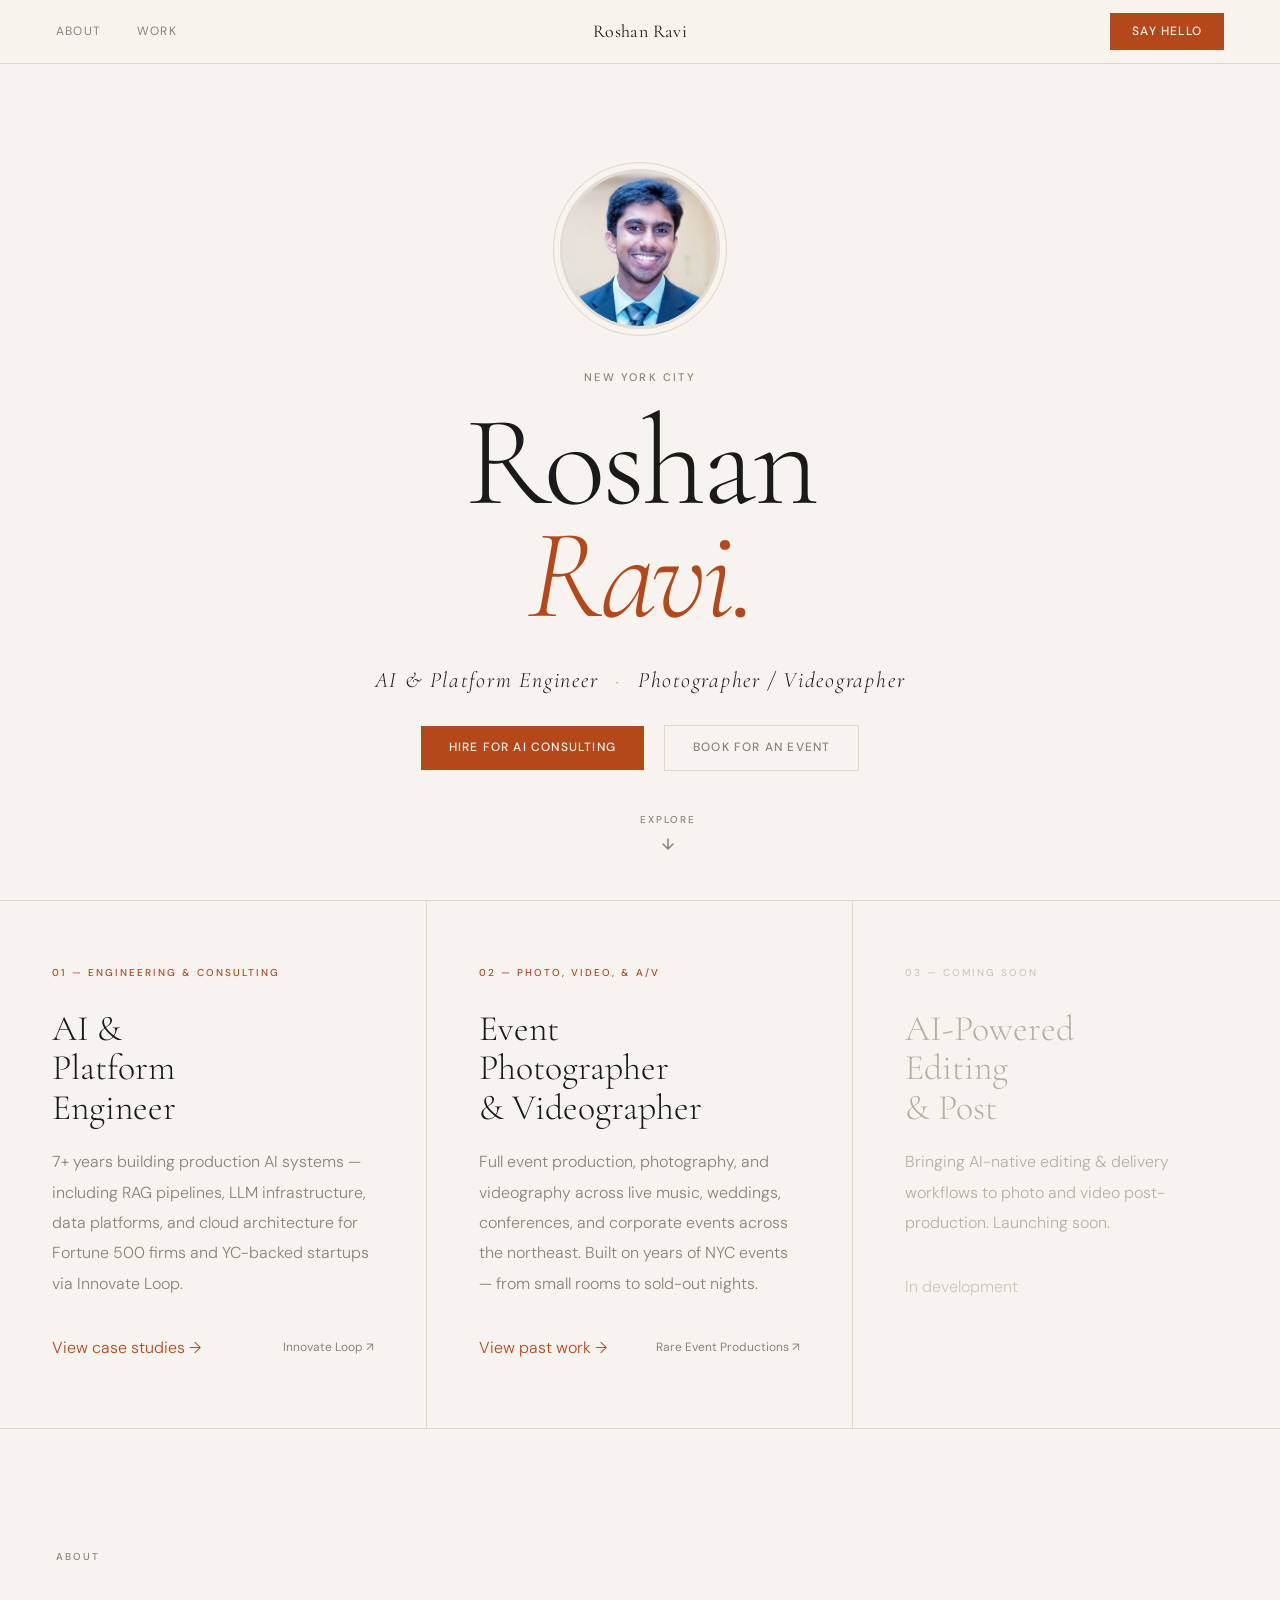
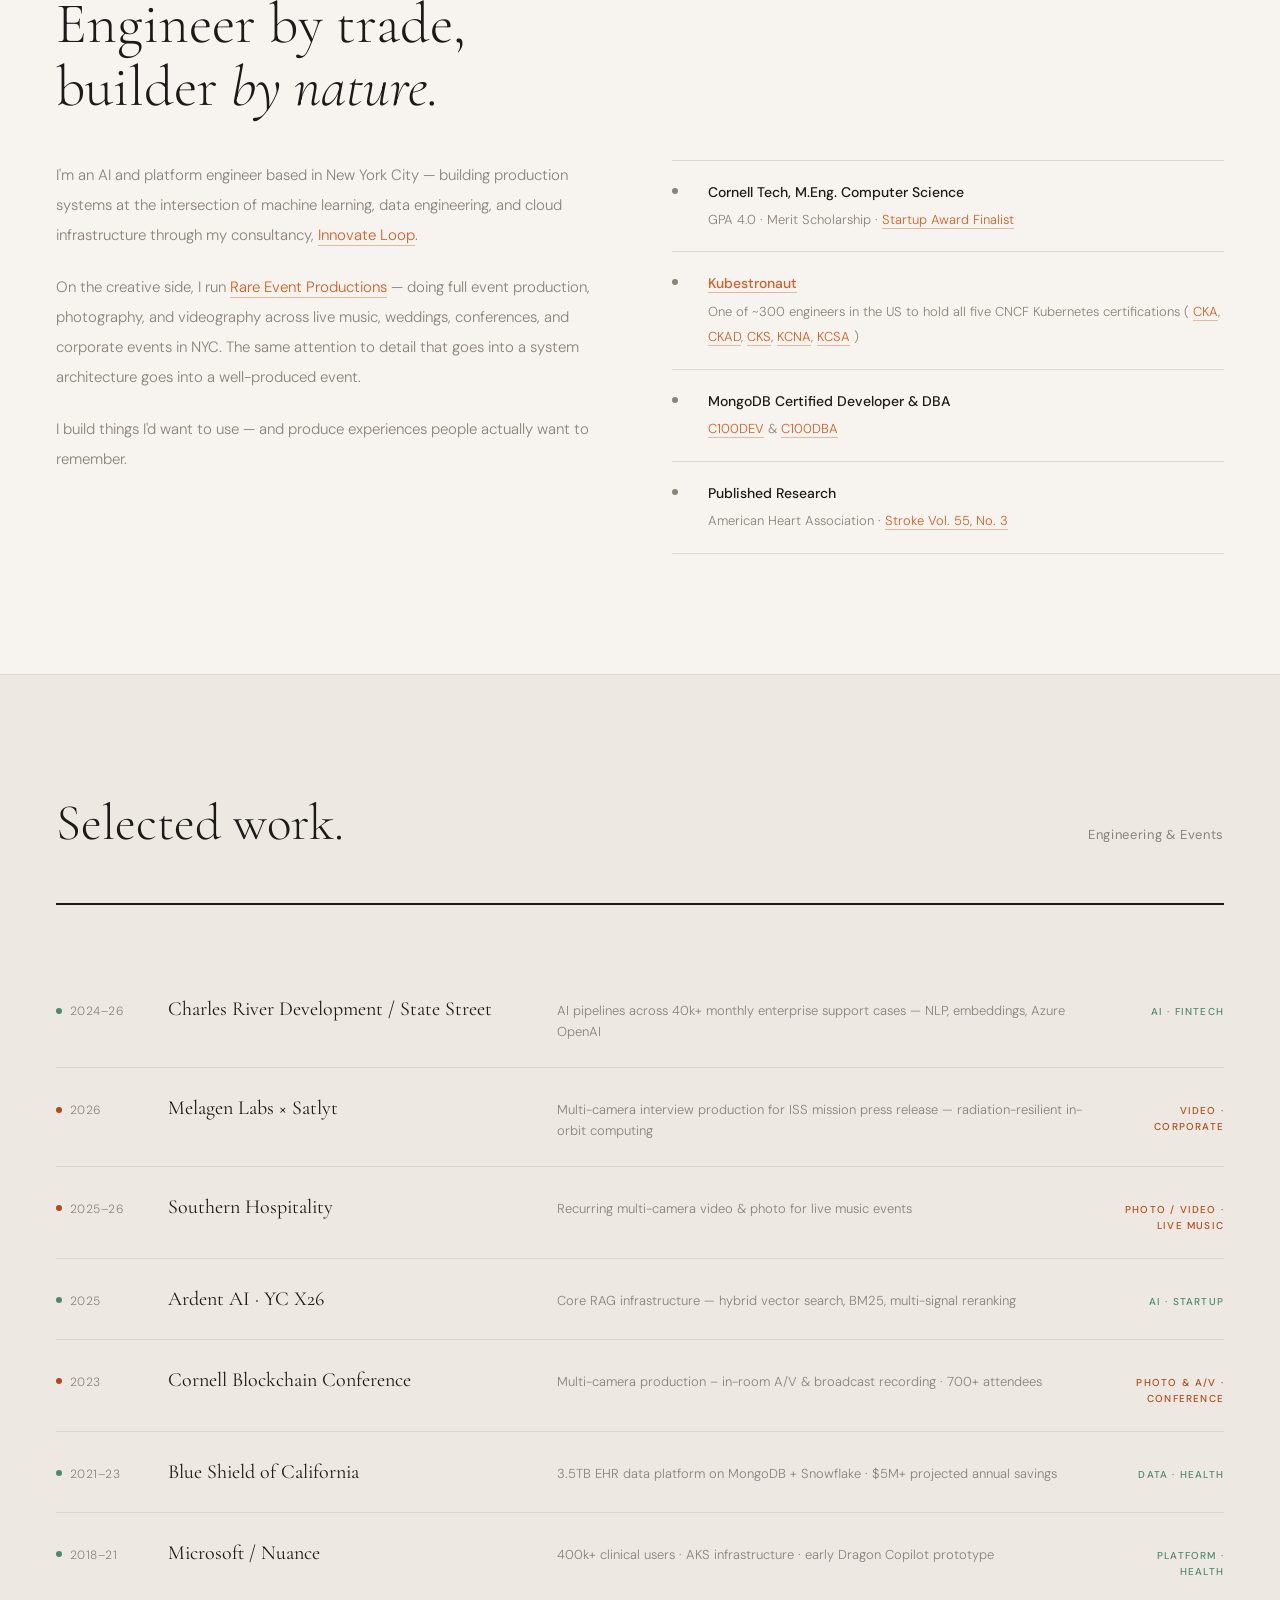
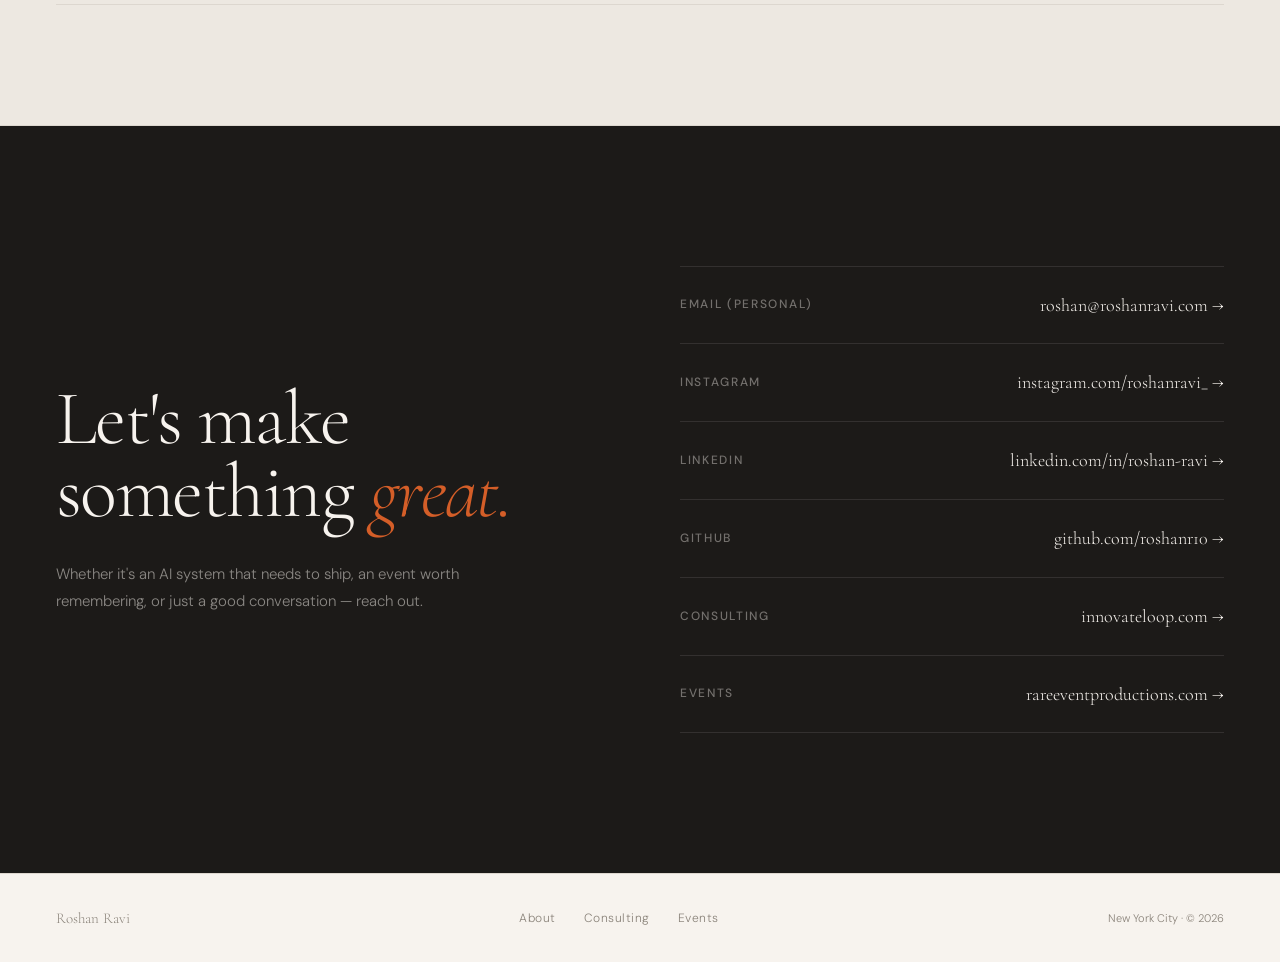
<file: index.html>
<!DOCTYPE html>
<html lang="en">
<head>
<!-- Google tag (gtag.js) -->
<script async src="https://www.googletagmanager.com/gtag/js?id=G-V9Z5FZT2XC"></script>
<script>
  window.dataLayer = window.dataLayer || [];
  function gtag(){dataLayer.push(arguments);}
  gtag('js', new Date());

  gtag('config', 'G-V9Z5FZT2XC');
</script>
<meta charset="UTF-8">
<meta name="viewport" content="width=device-width, initial-scale=1.0">
<meta name="color-scheme" content="light">

<!-- Core SEO -->
<meta name="description" content="Roshan Ravi — AI platform engineer based in NYC. Kubestronaut-certified. Building RAG pipelines, LLM infrastructure, MCP tooling, and multi-cloud Kubernetes systems for Fortune 500s and YC startups via Innovate Loop.">
<meta name="keywords" content="AI platform engineer, RAG, Retrieval Augmented Generation, LLM infrastructure, Model Context Protocol, MCP, Kubernetes, Kubestronaut, data engineering, vector search, New York City, Innovate Loop, Cornell Tech">
<meta name="robots" content="index, follow">
<meta name="author" content="Roshan Ravi">
<meta name="theme-color" content="#F7F3EE">
<meta name="apple-mobile-web-app-title" content="Roshan Ravi">
<meta name="apple-mobile-web-app-capable" content="yes">
<link rel="manifest" href="/site.webmanifest">
<link rel="canonical" href="https://roshanravi.com/">

<!-- Geo -->
<meta name="geo.region" content="US-NY">
<meta name="geo.placename" content="New York City">

<!-- Open Graph -->
<meta property="og:title" content="Roshan Ravi · AI Engineer & Consultant · New York City">
<meta property="og:description" content="AI platform engineer based in NYC — RAG pipelines, LLM infrastructure, MCP tooling, and multi-cloud Kubernetes. Kubestronaut-certified. Fortune 500s and YC startups via Innovate Loop.">
<meta property="og:url" content="https://roshanravi.com/">
<meta property="og:type" content="profile">
<meta property="og:site_name" content="Roshan Ravi">
<meta property="og:locale" content="en_US">
<meta property="profile:first_name" content="Roshan">
<meta property="profile:last_name" content="Ravi">
<meta property="og:image" content="https://roshanravi.com/og-image.png">
<meta property="og:image:type" content="image/png">
<meta property="og:image:width" content="1200">
<meta property="og:image:height" content="630">
<meta property="og:image:alt" content="Roshan Ravi — AI Engineer & Consultant, New York City">

<!-- Twitter/X -->
<meta name="twitter:card" content="summary_large_image">
<meta name="twitter:site" content="@_roshanravi">
<meta name="twitter:creator" content="@_roshanravi">
<meta name="twitter:title" content="Roshan Ravi · AI Engineer & Consultant · New York City">
<meta name="twitter:description" content="AI platform engineer based in NYC — RAG pipelines, LLM infrastructure, MCP tooling, and multi-cloud Kubernetes. Kubestronaut-certified. Fortune 500s and YC startups.">
<meta name="twitter:image" content="https://roshanravi.com/og-image.png">
<meta name="twitter:image:alt" content="Roshan Ravi — AI Engineer & Consultant, New York City">

<title>Roshan Ravi · AI Engineer & Consultant · New York City</title>

<!-- Structured Data -->
<script type="application/ld+json">
{
  "@context": "https://schema.org",
  "@graph": [
    {
      "@type": "WebSite",
      "@id": "https://roshanravi.com/#website",
      "url": "https://roshanravi.com",
      "name": "Roshan Ravi",
      "description": "AI platform engineer based in NYC — building RAG pipelines, LLM infrastructure, MCP tooling, and multi-cloud Kubernetes systems for Fortune 500s and YC startups.",
      "publisher": { "@id": "https://roshanravi.com/#person" }
    },
    {
      "@type": "WebPage",
      "@id": "https://roshanravi.com/#webpage",
      "url": "https://roshanravi.com/",
      "name": "Roshan Ravi · AI Engineer & Consultant · New York City",
      "isPartOf": { "@id": "https://roshanravi.com/#website" },
      "about": { "@id": "https://roshanravi.com/#person" },
      "publisher": { "@id": "https://roshanravi.com/#person" },
      "inLanguage": "en-US",
      "dateModified": "2026-03-18",
      "primaryImageOfPage": { "@type": "ImageObject", "url": "https://roshanravi.com/ROSHAN_RAVI_PORTRAIT_SQ.jpg" }
    },
    {
      "@type": "Person",
      "@id": "https://roshanravi.com/#person",
      "name": "Roshan Ravi",
      "url": "https://roshanravi.com",
      "image": "https://roshanravi.com/ROSHAN_RAVI_PORTRAIT_SQ.jpg",
      "jobTitle": "AI Platform Engineer",
      "description": "AI platform engineer based in NYC — building RAG pipelines, LLM infrastructure, MCP tooling, and multi-cloud Kubernetes systems for Fortune 500s and YC startups. Founder of Innovate Loop.",
      "address": {
        "@type": "PostalAddress",
        "addressLocality": "New York City",
        "addressRegion": "NY",
        "addressCountry": "US"
      },
      "alumniOf": {
        "@type": "CollegeOrUniversity",
        "name": "Cornell Tech",
        "url": "https://tech.cornell.edu"
      },
      "hasCredential": [
        {
          "@type": "EducationalOccupationalCredential",
          "name": "Kubestronaut",
          "credentialCategory": "certification",
          "recognizedBy": { "@type": "Organization", "name": "Cloud Native Computing Foundation" }
        },
        {
          "@type": "EducationalOccupationalCredential",
          "name": "MongoDB Certified Developer",
          "credentialCategory": "certification"
        },
        {
          "@type": "EducationalOccupationalCredential",
          "name": "MongoDB Certified DBA",
          "credentialCategory": "certification"
        }
      ],
      "owns": [
        { "@type": "Organization", "@id": "https://roshanravi.com/#innovate-loop", "name": "Innovate Loop", "url": "https://innovateloop.com" },
        { "@type": "Organization", "@id": "https://roshanravi.com/#rare-event-productions", "name": "Rare Event Productions", "url": "https://rareeventproductions.com" }
      ],
      "makesOffer": [
        { "@type": "Offer", "itemOffered": { "@id": "https://roshanravi.com/#innovate-loop" } },
        { "@type": "Offer", "itemOffered": { "@id": "https://roshanravi.com/#rare-event-productions" } }
      ],
      "knowsAbout": [
        "Artificial Intelligence", "Machine Learning", "Retrieval Augmented Generation",
        "LLM Infrastructure", "Model Context Protocol", "Vector Search",
        "Kubernetes", "Multi-Cloud Architecture", "Data Engineering", "ETL Pipelines"
      ],
      "sameAs": [
        "https://linkedin.com/in/roshan-ravi",
        "https://github.com/roshanr10",
        "https://x.com/_roshanravi",
        "https://www.instagram.com/roshanravi_/",
        "https://innovateloop.com",
        "https://rareeventproductions.com"
      ]
    }
  ]
}
</script>
<link rel="icon" type="image/svg+xml" href="/favicon.svg">
<link rel="apple-touch-icon" href="/apple-touch-icon.png">
<link rel="me" href="https://linkedin.com/in/roshan-ravi">
<link rel="me" href="https://github.com/roshanr10">
<link rel="me" href="https://x.com/_roshanravi">
<link rel="preconnect" href="https://fonts.googleapis.com">
<link rel="preconnect" href="https://fonts.gstatic.com" crossorigin>
<link rel="preload" as="style" href="https://fonts.googleapis.com/css2?family=Cormorant+Garamond:ital,wght@0,300;0,400;0,600;1,300;1,400;1,600&family=DM+Sans:opsz,wght@9..40,300;9..40,400;9..40,500&display=swap">
<link rel="stylesheet" href="https://fonts.googleapis.com/css2?family=Cormorant+Garamond:ital,wght@0,300;0,400;0,600;1,300;1,400;1,600&family=DM+Sans:opsz,wght@9..40,300;9..40,400;9..40,500&display=swap" media="print" onload="this.media='all'">
<noscript><link rel="stylesheet" href="https://fonts.googleapis.com/css2?family=Cormorant+Garamond:ital,wght@0,300;0,400;0,600;1,300;1,400;1,600&family=DM+Sans:opsz,wght@9..40,300;9..40,400;9..40,500&display=swap"></noscript>
<link rel="preload" as="image" href="./ROSHAN_RAVI_PORTRAIT_SQ.webp" type="image/webp">
<link href="./styles.css" rel="stylesheet">
</head>
<body>
<a href="#main-content" class="skip-nav">Skip to main content</a>
<!-- NAV -->
<nav>
  <div class="nav-links">
    <a href="#about">About</a>
    <a href="#work">Work</a>
  </div>
  <div class="nav-name">Roshan Ravi</div>
  <a href="mailto:roshan@roshanravi.com" class="nav-cta">Say hello</a>
</nav>
<main id="main-content">
<!-- HERO -->
<section id="hero">
  <div class="hero-bg-grain"></div>

  <!-- HEADSHOT — replace src with your photo path -->
  <div class="hero-avatar">
    <picture>
      <source srcset="./ROSHAN_RAVI_PORTRAIT_SQ.webp" type="image/webp">
      <img src="./ROSHAN_RAVI_PORTRAIT_SQ.jpg" alt="Roshan Ravi — AI Engineer & Consultant, New York City" fetchpriority="high" decoding="async" loading="eager" width="320" height="320">
    </picture>
  </div>

  <div class="hero-eyebrow">New York City</div>
  <h1 style="position:absolute;width:1px;height:1px;padding:0;margin:-1px;overflow:hidden;clip:rect(0,0,0,0);white-space:nowrap;border:0;">AI & Platform Engineer — New York City</h1>
  <div class="hero-name">Roshan<br><em>Ravi.</em></div>
  <p class="hero-tagline">
    <span>AI & Platform Engineer</span>
    <span class="sep">·</span>
    <span>Photographer / Videographer</span>
  </p>
  <div class="hero-ctas">
    <a href="/consulting/" class="hero-btn hero-btn-primary">Hire for AI Consulting</a>
    <a href="/events/" class="hero-btn hero-btn-ghost">Book for an event</a>
  </div>
  <a href="#pillars" class="scroll-hint" aria-label="Scroll to explore">
    <span class="scroll-hint-label">Explore</span>
    <svg width="16" height="16" viewBox="0 0 16 16" fill="none" aria-hidden="true">
      <path d="M8 3v10M3 8l5 5 5-5" stroke="currentColor" stroke-width="1.5" stroke-linecap="round" stroke-linejoin="round"/>
    </svg>
  </a>
</section>

<!-- DIVIDER -->
<div style="border-top: 1px solid var(--rule);"></div>

<!-- PILLARS -->
<section id="pillars">
  <div class="pillar">
    <div class="pillar-num">01 — Engineering & Consulting</div>
    <h2 class="pillar-title">AI &<br>Platform<br>Engineer</h2>
    <p class="pillar-desc">7+ years building production AI systems — including RAG pipelines, LLM infrastructure, data platforms, and cloud architecture for Fortune 500 firms and YC-backed startups via Innovate Loop.</p>
    <div class="pillar-links">
      <a href="/consulting/" class="pillar-link">View case studies →</a>
      <a href="https://innovateloop.com" class="pillar-link-secondary" target="_blank" rel="noopener">Innovate Loop ↗</a>
    </div>
  </div>
  <div class="pillar">
    <div class="pillar-num">02 — Photo, Video, & A/V</div>
    <h2 class="pillar-title">Event<br>Photographer<br>& Videographer</h2>
    <p class="pillar-desc">Full event production, photography, and videography across live music, weddings, conferences, and corporate events across the northeast. Built on years of NYC events — from small rooms to sold-out nights.</p>
    <div class="pillar-links">
      <a href="/events/" class="pillar-link">View past work →</a>
      <a href="https://rareeventproductions.com" class="pillar-link-secondary" target="_blank" rel="noopener">Rare Event Productions ↗</a>
    </div>
  </div>
  <div class="pillar" style="opacity: 0.6; pointer-events: none;">
    <div class="pillar-num" style="color: var(--muted2);">03 — Coming Soon</div>
    <h2 class="pillar-title" style="color: var(--muted);">AI-Powered<br>Editing<br>& Post</h2>
    <p class="pillar-desc">Bringing AI-native editing & delivery workflows to photo and video post-production. Launching soon.</p>
    <div class="pillar-link" style="color: var(--muted2); cursor: default;">In development</div>
  </div>
</section>

<!-- ABOUT -->
<section id="about">
  <div class="about-label">About</div>
  <h2 class="about-headline">Engineer by trade,<br>builder <em>by nature.</em></h2>
  <div class="about-body">
    <div class="about-left">
      <p class="about-p">I'm an AI and platform engineer based in New York City — building production systems at the intersection of machine learning, data engineering, and cloud infrastructure through my consultancy, <a href="https://innovateloop.com" target="_blank" rel="noopener" class="inline-link">Innovate Loop</a>.</p>
      <p class="about-p">On the creative side, I run <a href="https://rareeventproductions.com" target="_blank" rel="noopener" class="inline-link">Rare Event Productions</a> — doing full event production, photography, and videography across live music, weddings, conferences, and corporate events in NYC. The same attention to detail that goes into a system architecture goes into a well-produced event.</p>
      <p class="about-p">I build things I'd want to use — and produce experiences people actually want to remember.</p>
    </div>
    <div class="about-right">
    <div class="cred-stack">
      <div class="cred-item">
        <div class="cred-mark"></div>
        <div class="cred-text">
          <strong>Cornell Tech, M.Eng. Computer Science</strong>
          <span>GPA 4.0 · Merit Scholarship · <a href="https://openstudiospring23.splashthat.com" target="_blank" rel="noopener" class="inline-link">Startup Award Finalist</a></span>
        </div>
      </div>
      <div class="cred-item">
        <div class="cred-mark"></div>
        <div class="cred-text">
          <strong><a href="https://www.credly.com/badges/70de6ba9-bd94-4103-a46b-ba4c3140e56a" target="_blank" rel="noopener" class="inline-link">Kubestronaut</a></strong>
          <span>One of ~300 engineers in the US to hold all five CNCF Kubernetes certifications (
            <a href="https://www.credly.com/badges/06cb413a-495f-4627-94fd-8357a001893c" target="_blank" rel="noopener" class="inline-link">CKA</a>,
            <a href="https://www.credly.com/badges/f96c7909-498a-42fe-b380-5ef8642791f9" target="_blank" rel="noopener" class="inline-link">CKAD</a>,
            <a href="https://www.credly.com/badges/ea92a0ed-045d-4604-8e15-3312742d6e55" target="_blank" rel="noopener" class="inline-link">CKS</a>,
            <a href="https://www.credly.com/badges/25b61348-c8f4-4721-b1ad-07e095ae8f76" target="_blank" rel="noopener" class="inline-link">KCNA</a>,
            <a href="https://www.credly.com/badges/0a7603fb-84c0-4746-961e-8d5d9c95536f" target="_blank" rel="noopener" class="inline-link">KCSA</a>
          )</span>
        </div>
      </div>
      <div class="cred-item">
        <div class="cred-mark"></div>
        <div class="cred-text">
          <strong>MongoDB Certified Developer & DBA</strong>
          <span><a href="https://www.credly.com/badges/71cee4e4-36d5-4941-b3f5-2d0ccef71d63" target="_blank" rel="noopener" class="inline-link">C100DEV</a> &amp; <a href="https://www.credly.com/badges/cb288ef5-76e5-4761-be88-b9dcbcaf2a7b" target="_blank" rel="noopener" class="inline-link">C100DBA</a></span>
        </div>
      </div>
      <div class="cred-item">
        <div class="cred-mark"></div>
        <div class="cred-text">
          <strong>Published Research</strong>
          <span>American Heart Association · <a href="https://www.ahajournals.org/doi/10.1161/STROKEAHA.123.045039" target="_blank" rel="noopener" class="inline-link">Stroke Vol. 55, No. 3</a></span>
        </div>
      </div>
    </div>
    </div>
  </div>
</section>

<!-- WORK -->
<section id="work">
  <div class="work-top">
    <h2>Selected work.</h2>
    <div class="work-top-sub">Engineering & Events</div>
  </div>

  <div class="work-row work-il">
    <time class="work-year" datetime="2024">2024–26</time>
    <div class="work-co">Charles River Development / State Street</div>
    <div class="work-detail">AI pipelines across 40k+ monthly enterprise support cases — NLP, embeddings, Azure OpenAI</div>
    <div class="work-tag">AI · Fintech</div>
  </div>
  <div class="work-row work-rep">
    <time class="work-year" datetime="2026">2026</time>
    <div class="work-co">Melagen Labs × Satlyt</div>
    <div class="work-detail">Multi-camera interview production for ISS mission press release — radiation-resilient in-orbit computing</div>
    <div class="work-tag">Video · Corporate</div>
  </div>
  <div class="work-row work-rep">
    <time class="work-year" datetime="2025">2025–26</time>
    <div class="work-co">Southern Hospitality</div>
    <div class="work-detail">Recurring multi-camera video & photo for live music events</div>
    <div class="work-tag">Photo / Video · Live Music</div>
  </div>
  <div class="work-row work-il">
    <time class="work-year" datetime="2025">2025</time>
    <div class="work-co">Ardent AI · YC X26</div>
    <div class="work-detail">Core RAG infrastructure — hybrid vector search, BM25, multi-signal reranking</div>
    <div class="work-tag">AI · Startup</div>
  </div>
  <div class="work-row work-rep">
    <time class="work-year" datetime="2023">2023</time>
    <div class="work-co">Cornell Blockchain Conference</div>
    <div class="work-detail">Multi-camera production – in-room A/V & broadcast recording · 700+ attendees</div>
    <div class="work-tag">Photo & A/V · Conference</div>
  </div>
  <div class="work-row work-il">
    <time class="work-year" datetime="2021">2021–23</time>
    <div class="work-co">Blue Shield of California</div>
    <div class="work-detail">3.5TB EHR data platform on MongoDB + Snowflake · $5M+ projected annual savings</div>
    <div class="work-tag">Data · Health</div>
  </div>
  <div class="work-row work-il">
    <time class="work-year" datetime="2018">2018–21</time>
    <div class="work-co">Microsoft / Nuance</div>
    <div class="work-detail">400k+ clinical users · AKS infrastructure · early Dragon Copilot prototype</div>
    <div class="work-tag">Platform · Health</div>
  </div>
  <!-- <div class="work-row">
    <div class="work-year">Ongoing</div>
    <div class="work-co">Rare Event Productions</div>
    <div class="work-detail">Event photography & A/V · Cornell Blockchain Conference · Andrew's Mixers · NYC</div>
    <div class="work-tag">Photography</div>
  </div> -->
</section>

<!-- CONTACT -->
<section id="contact">
  <div class="contact-left">
    <h2>Let's make<br>something <em>great.</em></h2>
    <p class="contact-sub">Whether it's an AI system that needs to ship, an event worth remembering, or just a good conversation — reach out.</p>
  </div>
  <div class="contact-right">
    <a href="mailto:roshan@roshanravi.com" class="contact-link-row">
      <div class="contact-link-label">Email (Personal)</div>
      <div class="contact-link-value">roshan@roshanravi.com →</div>
    </a>
    <a href="https://www.instagram.com/roshanravi_/" class="contact-link-row" target="_blank" rel="noopener">
      <div class="contact-link-label">Instagram</div>
      <div class="contact-link-value">instagram.com/roshanravi_ →</div>
    </a>
    <!-- <a href="https://www.threads.com/@roshanravi_" class="contact-link-row">
      <div class="contact-link-label">Threads</div>
      <div class="contact-link-value">threads.com/@roshanravi_ →</div>
    </a>
    <a href="https://x.com/_roshanravi" class="contact-link-row">
      <div class="contact-link-label">X</div>
      <div class="contact-link-value">x.com/_roshanravi →</div>
    </a> -->
    <a href="https://linkedin.com/in/roshan-ravi" class="contact-link-row" target="_blank" rel="noopener">
      <div class="contact-link-label">LinkedIn</div>
      <div class="contact-link-value">linkedin.com/in/roshan-ravi →</div>
    </a>
    <a href="https://github.com/roshanr10" class="contact-link-row" target="_blank" rel="noopener">
      <div class="contact-link-label">GitHub</div>
      <div class="contact-link-value">github.com/roshanr10 →</div>
    </a>
    <a href="https://innovateloop.com" class="contact-link-row" target="_blank" rel="noopener">
      <div class="contact-link-label">Consulting</div>
      <div class="contact-link-value">innovateloop.com →</div>
    </a>
    <a href="https://rareeventproductions.com" class="contact-link-row" target="_blank" rel="noopener">
      <div class="contact-link-label">Events</div>
      <div class="contact-link-value">rareeventproductions.com →</div>
    </a>
  </div>
</section>

</main>
<!-- FOOTER -->
<footer>
  <div class="footer-name">Roshan Ravi</div>
  <div class="footer-links">
    <a href="/">About</a>
    <a href="/consulting/">Consulting</a>
    <a href="/events/">Events</a>
  </div>
  <div class="footer-copy">New York City · © 2026</div>
</footer>

</body>
</html>
</file>
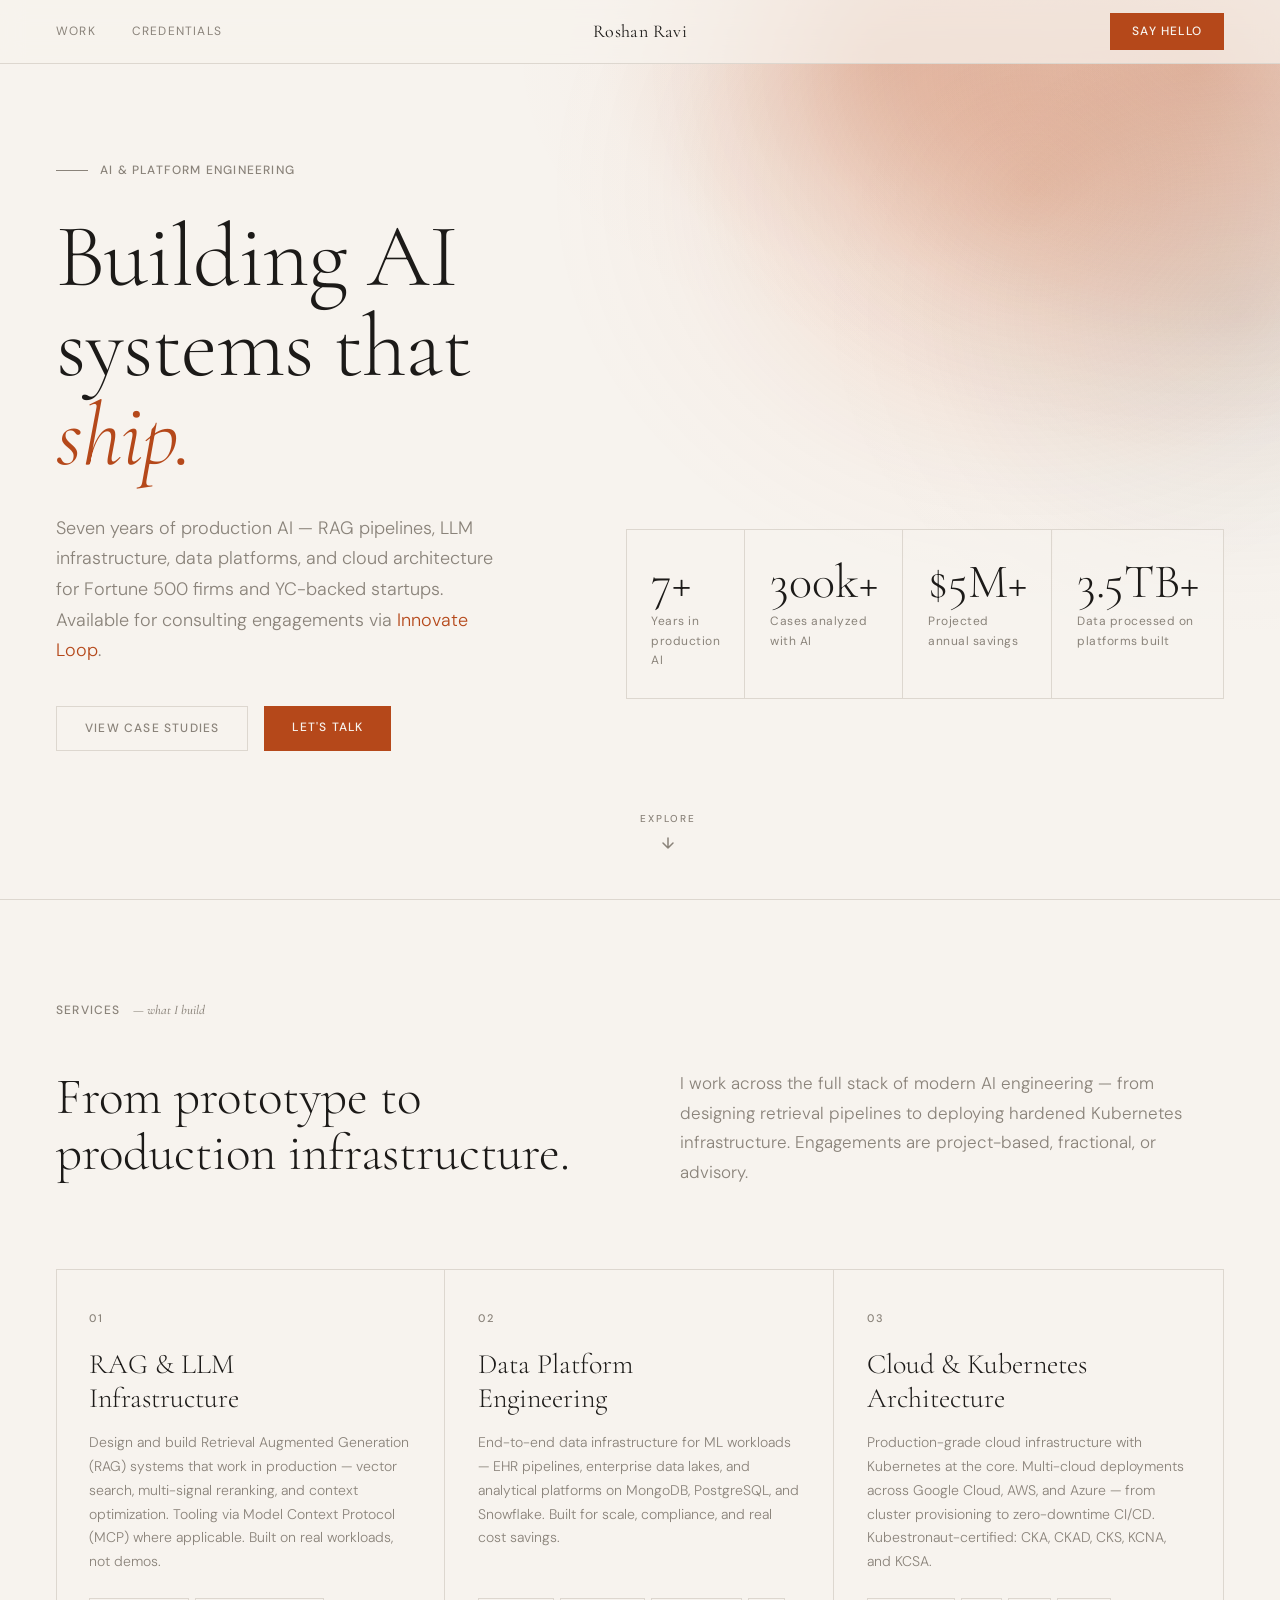
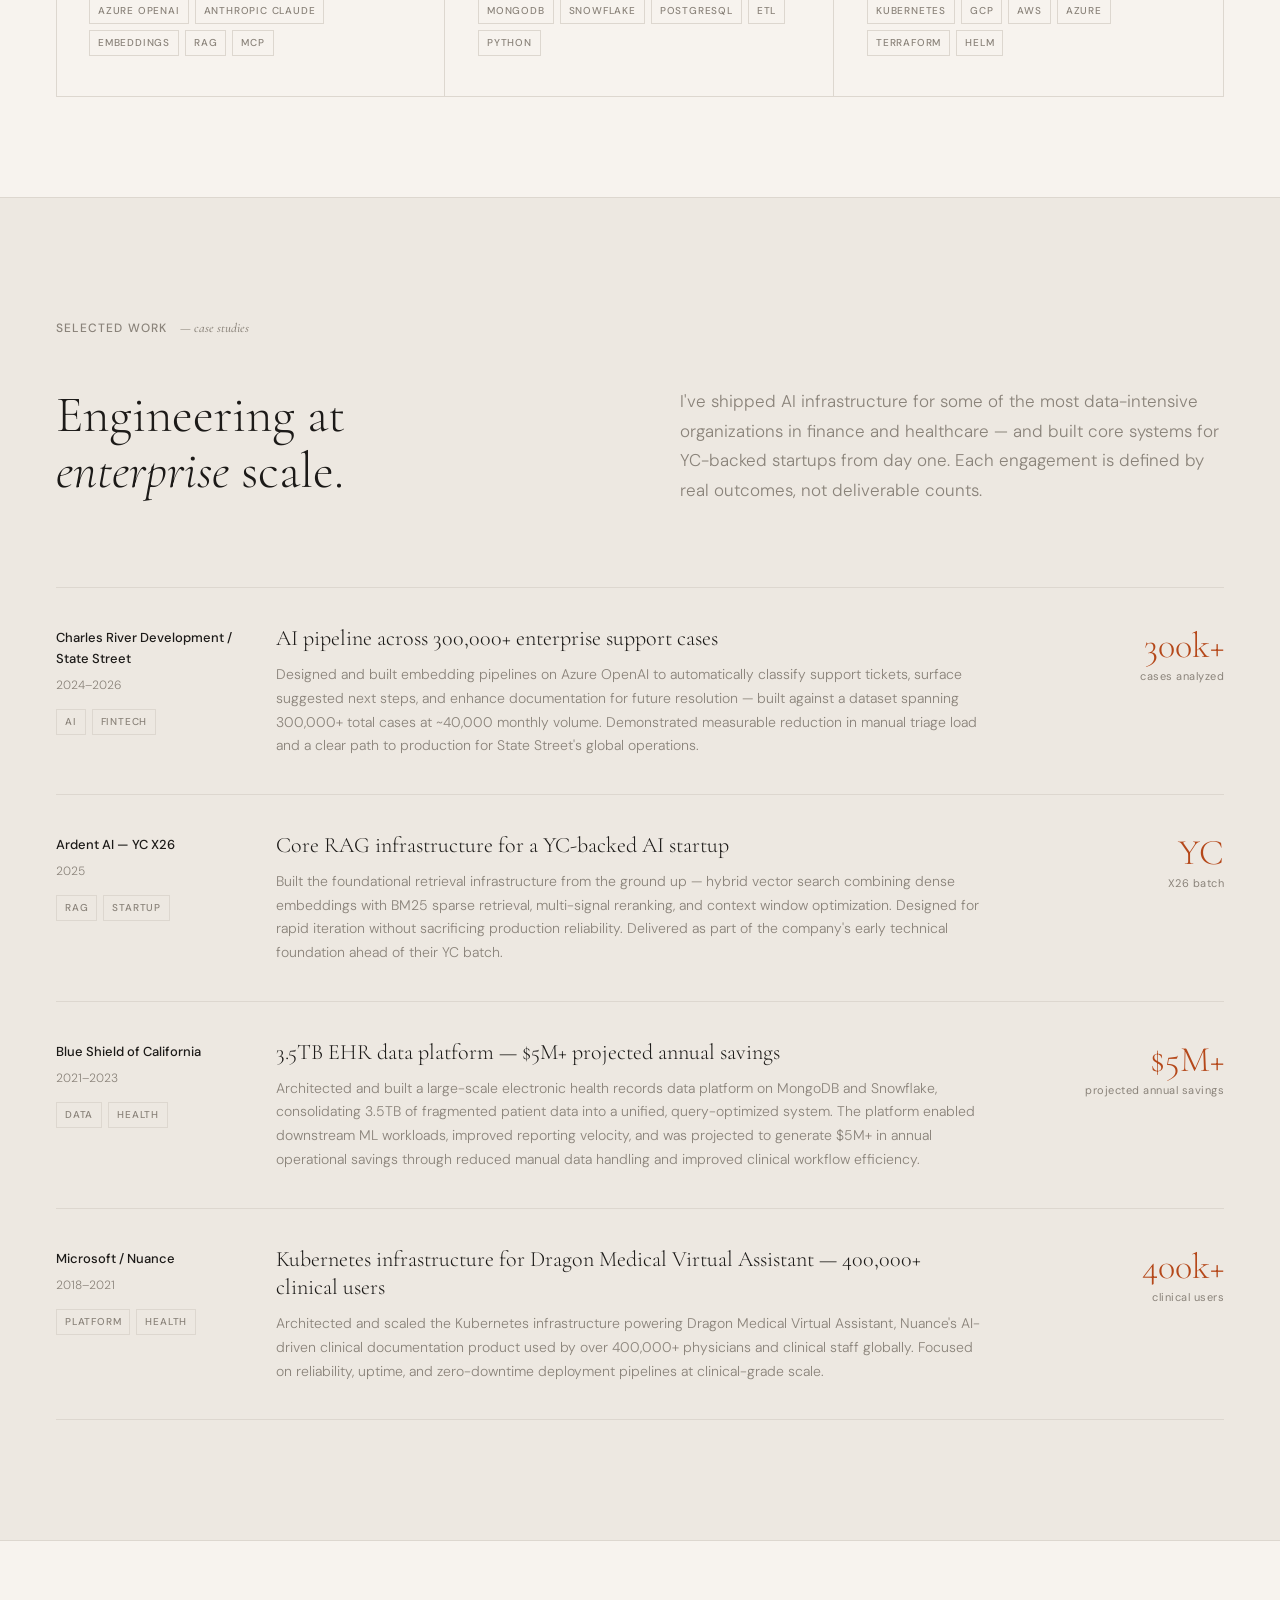
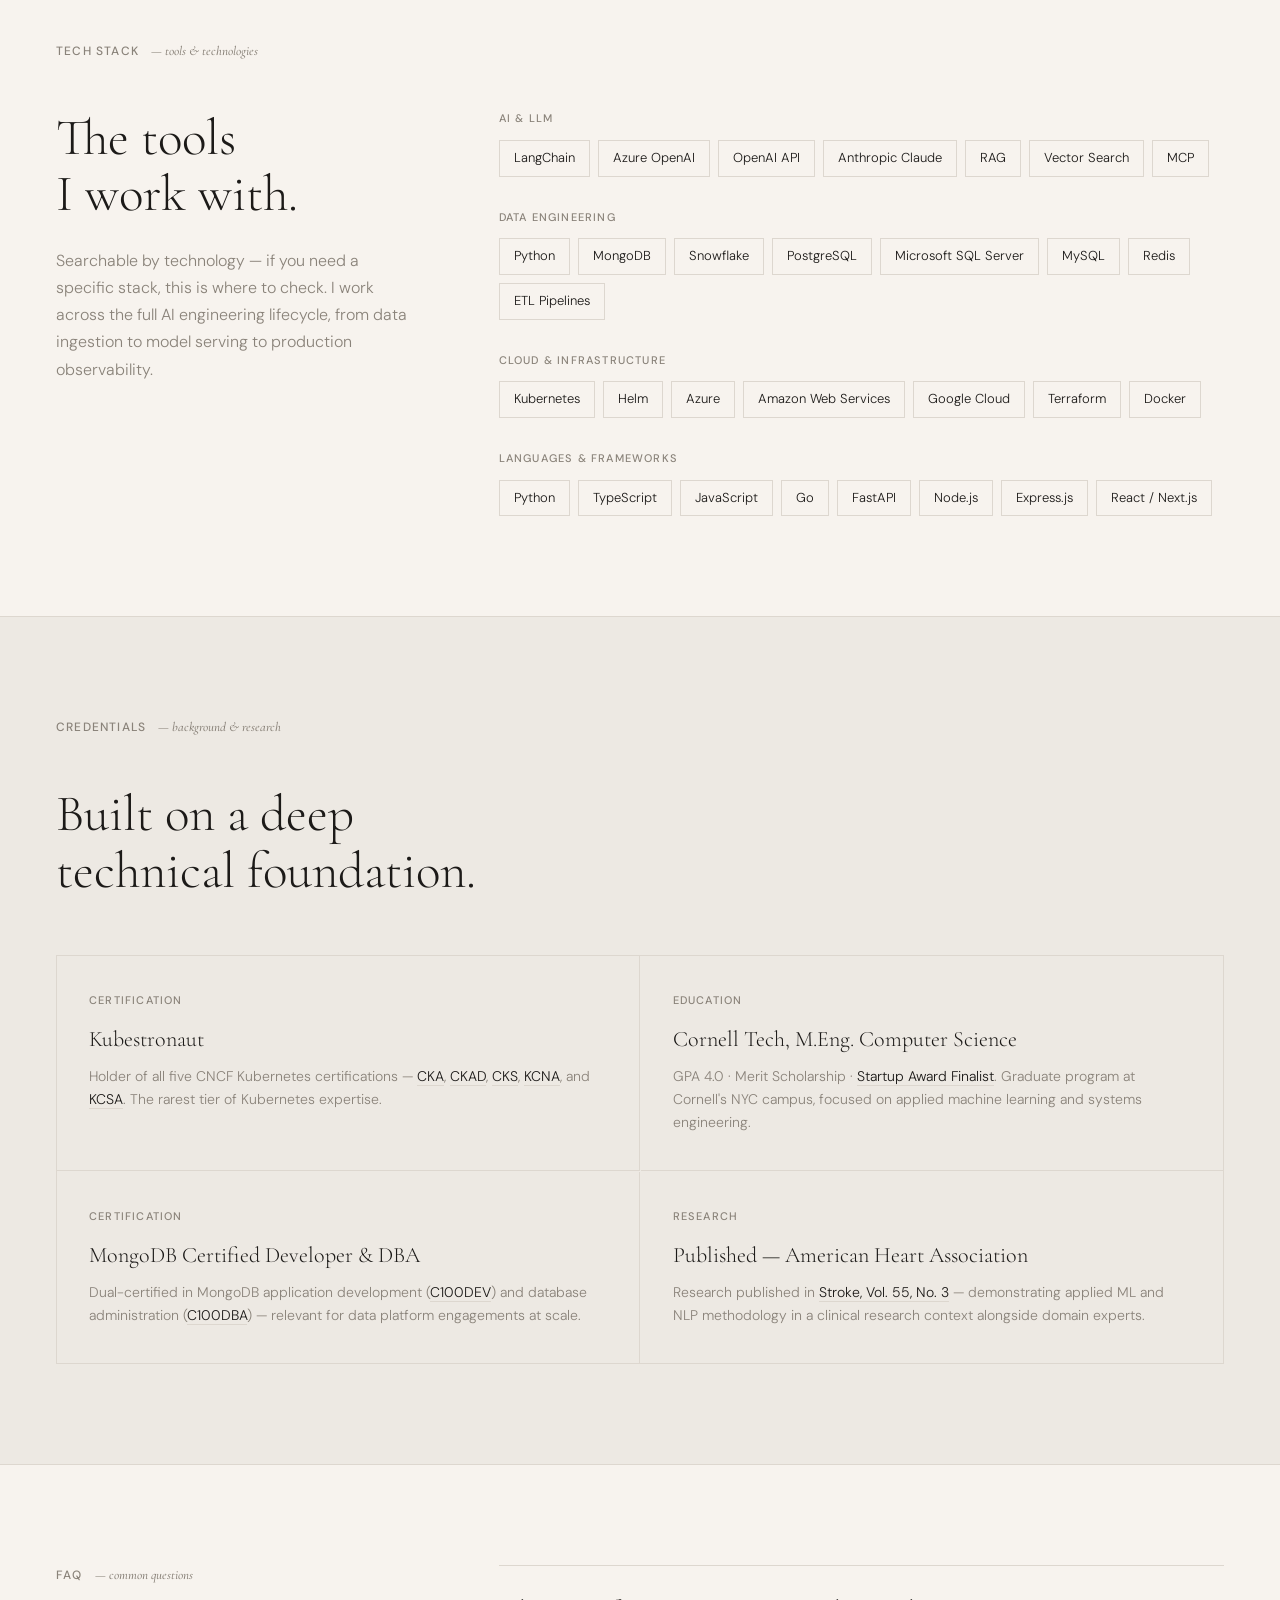
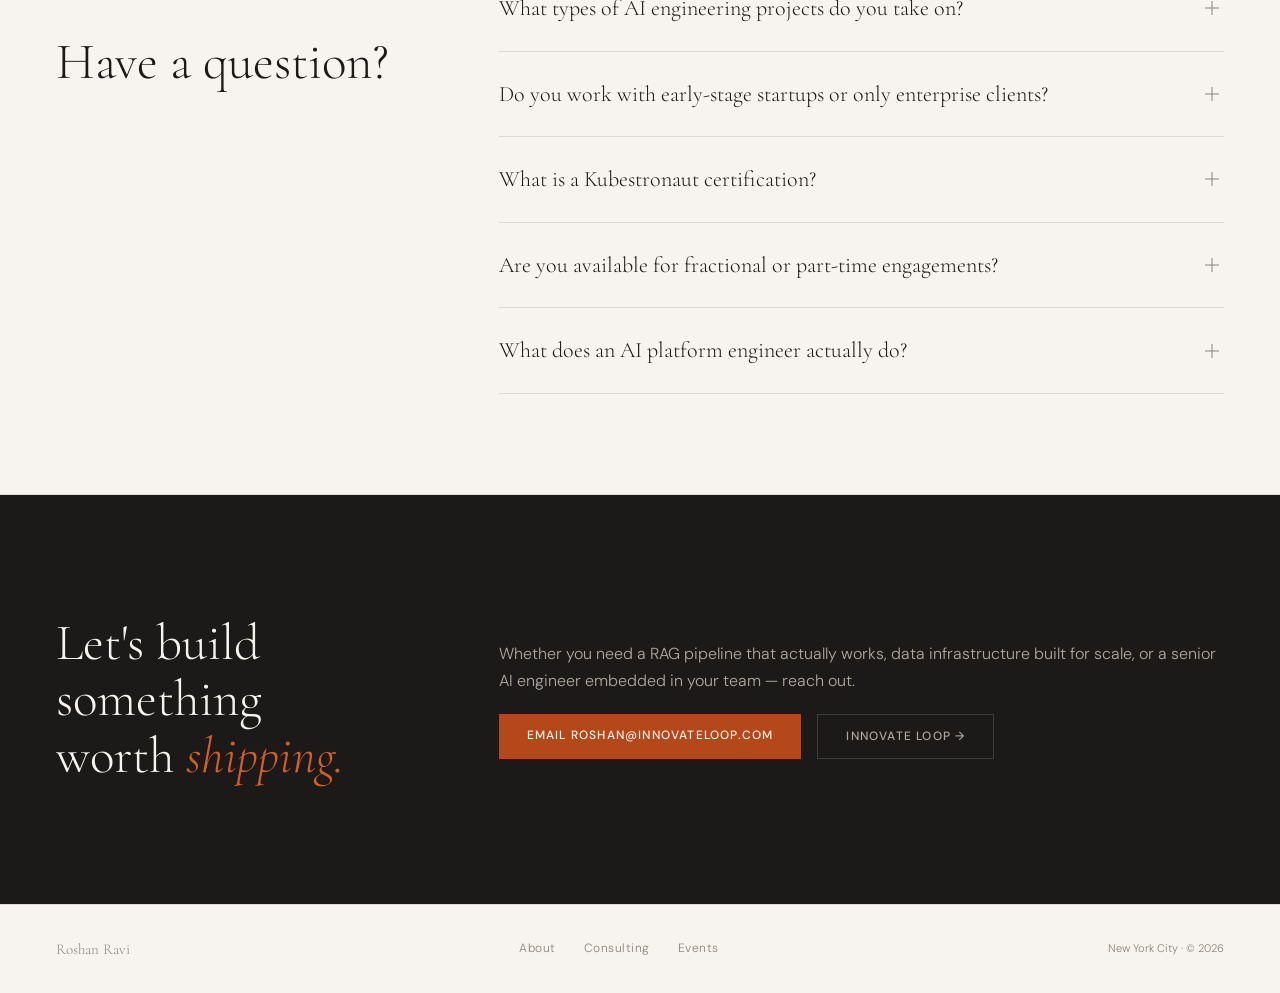
<file: consulting/index.html>
<!DOCTYPE html>
<html lang="en">
<head>
<!-- Google tag (gtag.js) -->
<script async src="https://www.googletagmanager.com/gtag/js?id=G-V9Z5FZT2XC"></script>
<script>
  window.dataLayer = window.dataLayer || [];
  function gtag(){dataLayer.push(arguments);}
  gtag('js', new Date());

  gtag('config', 'G-V9Z5FZT2XC');
</script>
<meta charset="UTF-8">
<meta name="viewport" content="width=device-width, initial-scale=1.0">
<meta name="color-scheme" content="light">

<!-- Core SEO -->
<meta name="description" content="AI engineering consulting by Roshan Ravi — RAG pipelines, LLM infrastructure, MCP tooling, Kubernetes architecture, and data platforms for Fortune 500s and YC startups. Kubestronaut-certified. NYC. Innovate Loop.">
<meta name="keywords" content="AI engineering consulting, RAG, Retrieval Augmented Generation, LLM infrastructure, Model Context Protocol, MCP, Kubernetes consulting, Kubestronaut, data platform engineering, multi-cloud, vector search, New York City, Innovate Loop">
<meta name="robots" content="index, follow">
<meta name="author" content="Roshan Ravi">
<meta name="theme-color" content="#F7F3EE">
<meta name="apple-mobile-web-app-title" content="Roshan Ravi">
<meta name="apple-mobile-web-app-capable" content="yes">
<link rel="manifest" href="/site.webmanifest">
<link rel="canonical" href="https://roshanravi.com/consulting/">

<!-- Geo -->
<meta name="geo.region" content="US-NY">
<meta name="geo.placename" content="New York City">

<!-- Open Graph -->
<meta property="og:title" content="AI Consulting · Innovate Loop · Roshan Ravi · NYC">
<meta property="og:description" content="RAG pipelines, LLM infrastructure, MCP tooling, multi-cloud Kubernetes, and data platforms for Fortune 500s and YC startups. Kubestronaut-certified. 7+ years in production AI. NYC.">
<meta property="og:url" content="https://roshanravi.com/consulting/">
<meta property="og:type" content="website">
<meta property="og:site_name" content="Roshan Ravi">
<meta property="og:locale" content="en_US">
<meta property="og:image" content="https://roshanravi.com/og-image-consulting.png">
<meta property="og:image:type" content="image/png">
<meta property="og:image:width" content="1200">
<meta property="og:image:height" content="630">
<meta property="og:image:alt" content="AI Consulting — Innovate Loop · Roshan Ravi · NYC">

<!-- Twitter/X -->
<meta name="twitter:card" content="summary_large_image">
<meta name="twitter:site" content="@_roshanravi">
<meta name="twitter:creator" content="@_roshanravi">
<meta name="twitter:title" content="AI Consulting · Innovate Loop · Roshan Ravi · NYC">
<meta name="twitter:description" content="RAG pipelines, LLM infrastructure, MCP tooling, multi-cloud Kubernetes, and data platforms for Fortune 500s and YC startups. Kubestronaut-certified. 7+ years in production AI.">
<meta name="twitter:image" content="https://roshanravi.com/og-image-consulting.png">
<meta name="twitter:image:alt" content="AI Consulting — Innovate Loop · Roshan Ravi · NYC">

<title>AI Consulting · Innovate Loop · Roshan Ravi · NYC</title>

<!-- Structured Data -->
<script type="application/ld+json">
{
  "@context": "https://schema.org",
  "@graph": [
    { "@type": "Person", "@id": "https://roshanravi.com/#person" },
    {
      "@type": "WebPage",
      "@id": "https://roshanravi.com/consulting/#webpage",
      "url": "https://roshanravi.com/consulting/",
      "name": "AI Consulting · Innovate Loop · Roshan Ravi · NYC",
      "isPartOf": { "@id": "https://roshanravi.com/#website" },
      "about": { "@id": "https://roshanravi.com/#innovate-loop" },
      "publisher": { "@id": "https://roshanravi.com/#person" },
      "inLanguage": "en-US",
      "dateModified": "2026-03-18",
      "breadcrumb": { "@id": "https://roshanravi.com/consulting/#breadcrumb" }
    },
    {
      "@type": "ProfessionalService",
      "@id": "https://roshanravi.com/#innovate-loop",
      "name": "Innovate Loop",
      "url": "https://innovateloop.com",
      "founder": { "@id": "https://roshanravi.com/#person" },
      "description": "AI engineering consulting — RAG pipelines, LLM infrastructure, Kubernetes architecture, and data platforms for Fortune 500s and YC-backed startups.",
      "serviceType": ["AI Engineering", "Platform Engineering", "Data Engineering", "Cloud Architecture"],
      "address": {
        "@type": "PostalAddress",
        "addressLocality": "New York City",
        "addressRegion": "NY",
        "addressCountry": "US"
      },
      "email": "roshan@innovateloop.com",
      "areaServed": "US",
      "hasOfferCatalog": {
        "@type": "OfferCatalog",
        "name": "AI Engineering Services",
        "itemListElement": [
          {
            "@type": "Offer",
            "itemOffered": {
              "@type": "Service",
              "name": "RAG & LLM Infrastructure",
              "description": "Retrieval Augmented Generation systems, vector search, embeddings, and LLM tooling via Model Context Protocol"
            }
          },
          {
            "@type": "Offer",
            "itemOffered": {
              "@type": "Service",
              "name": "Data Platform Engineering",
              "description": "End-to-end data infrastructure for ML workloads — ETL pipelines, MongoDB, Snowflake, PostgreSQL"
            }
          },
          {
            "@type": "Offer",
            "itemOffered": {
              "@type": "Service",
              "name": "Cloud & Kubernetes Architecture",
              "description": "Multi-cloud Kubernetes infrastructure across Google Cloud Platform, Amazon Web Services, and Azure"
            }
          }
        ]
      }
    },
    {
      "@type": "FAQPage",
      "@id": "https://roshanravi.com/consulting/#faq",
      "mainEntity": [
        {
          "@type": "Question",
          "name": "What types of AI engineering projects do you take on?",
          "acceptedAnswer": { "@type": "Answer", "text": "Primarily production AI systems — RAG pipelines, LLM infrastructure, data platforms, and cloud architecture. I work best on engagements where real systems need to ship, not just prototypes. I've worked across fintech, healthcare, and early-stage startups. If the problem involves wiring together AI components into something that has to work reliably at scale, it's probably a good fit." }
        },
        {
          "@type": "Question",
          "name": "Do you work with early-stage startups or only enterprise clients?",
          "acceptedAnswer": { "@type": "Answer", "text": "Both. I've worked with YC-backed startups building core infrastructure from day one, and Fortune 500 firms scaling existing systems. The work looks different — startups need speed and flexibility, enterprises need compliance and reliability — but the underlying engineering is the same. I adapt to the context." }
        },
        {
          "@type": "Question",
          "name": "What is a Kubestronaut certification?",
          "acceptedAnswer": { "@type": "Answer", "text": "Kubestronaut is a designation from the Cloud Native Computing Foundation (CNCF) awarded to engineers who hold all five Kubernetes certifications: CKA (administrator), CKAD (developer), CKS (security), KCNA (associate), and KCSA (security associate). It's the rarest tier of Kubernetes expertise — signaling deep, validated knowledge across the entire ecosystem, not just familiarity." }
        },
        {
          "@type": "Question",
          "name": "Are you available for fractional or part-time engagements?",
          "acceptedAnswer": { "@type": "Answer", "text": "Yes. I work on project-based, fractional, and advisory engagements depending on what the work requires. If you need a senior AI engineer embedded on your team for a few days a week, or a focused project sprint, reach out and we can talk through what makes sense. All consulting is handled through Innovate Loop." }
        },
        {
          "@type": "Question",
          "name": "What does an AI platform engineer actually do?",
          "acceptedAnswer": { "@type": "Answer", "text": "An AI platform engineer bridges the gap between ML research and production software. I build the infrastructure that lets AI systems run reliably — retrieval pipelines, model serving, data ingestion, observability, and the Kubernetes clusters that hold it all together. It's less about training models and more about making sure the entire system works at scale, handles failure gracefully, and can be iterated on quickly." }
        }
      ]
    },
    {
      "@type": "BreadcrumbList",
      "@id": "https://roshanravi.com/consulting/#breadcrumb",
      "itemListElement": [
        { "@type": "ListItem", "position": 1, "name": "Home", "item": "https://roshanravi.com/" },
        { "@type": "ListItem", "position": 2, "name": "Consulting", "item": "https://roshanravi.com/consulting/" }
      ]
    }
  ]
}
</script>
<link rel="icon" type="image/svg+xml" href="/favicon.svg">
<link rel="apple-touch-icon" href="/apple-touch-icon.png">
<link rel="preconnect" href="https://fonts.googleapis.com">
<link rel="preconnect" href="https://fonts.gstatic.com" crossorigin>
<link rel="preload" as="style" href="https://fonts.googleapis.com/css2?family=Cormorant+Garamond:ital,wght@0,300;0,400;0,600;1,300;1,400;1,600&family=DM+Sans:opsz,wght@9..40,300;9..40,400;9..40,500&display=swap">
<link rel="stylesheet" href="https://fonts.googleapis.com/css2?family=Cormorant+Garamond:ital,wght@0,300;0,400;0,600;1,300;1,400;1,600&family=DM+Sans:opsz,wght@9..40,300;9..40,400;9..40,500&display=swap" media="print" onload="this.media='all'">
<noscript><link rel="stylesheet" href="https://fonts.googleapis.com/css2?family=Cormorant+Garamond:ital,wght@0,300;0,400;0,600;1,300;1,400;1,600&family=DM+Sans:opsz,wght@9..40,300;9..40,400;9..40,500&display=swap"></noscript>
<link href="../styles.css" rel="stylesheet">
</head>
<body>
<a href="#main-content" class="skip-nav">Skip to main content</a>
<!-- NAV -->
<nav>
  <div class="nav-links">
    <a href="#work">Work</a>
    <a href="#credentials">Credentials</a>
  </div>
  <a href="/" class="nav-name">Roshan Ravi</a>
  <a href="mailto:roshan@roshanravi.com" class="nav-cta">Say hello</a>
</nav>
<main id="main-content">
<!-- HERO -->
  <div class="hero" id="hero-consulting">
    <div class="hero-left">
      <div class="hero-eyebrow">AI & Platform Engineering</div>
      <h1>Building AI<br>systems that<br><em>ship.</em></h1>
      <p style="font-size:18px;font-weight:300;color:var(--muted);line-height:1.7;margin:32px 0 40px;max-width:440px;">
        Seven years of production AI — RAG pipelines, LLM infrastructure, data platforms, and cloud architecture for Fortune 500 firms and YC-backed startups. Available for consulting engagements via <a href="https://innovateloop.com" style="color:var(--accent);text-decoration:none;" target="_blank" rel="noopener">Innovate Loop</a>.
      </p>
      <div class="btn-row">
        <a href="#work" class="btn-ghost">View case studies</a>
        <a href="mailto:roshan@innovateloop.com" class="btn-primary">Let's talk</a>
      </div>
    </div>
    <div class="hero-right">
      <div class="stat-row">
        <div class="stat">
          <div class="stat-num">7+</div>
          <div class="stat-label">Years in production AI</div>
        </div>
        <div class="stat">
          <div class="stat-num">300k+</div>
          <div class="stat-label">Cases analyzed with AI</div>
        </div>
        <div class="stat">
          <div class="stat-num">$5M+</div>
          <div class="stat-label">Projected annual savings</div>
        </div>
        <div class="stat">
          <div class="stat-num">3.5TB+</div>
          <div class="stat-label">Data processed on platforms built</div>
        </div>
      </div>
    </div>
  <a href="#services" class="scroll-hint" aria-label="Scroll to explore">
    <span class="scroll-hint-label">Explore</span>
    <svg width="16" height="16" viewBox="0 0 16 16" fill="none" aria-hidden="true">
      <path d="M8 3v10M3 8l5 5 5-5" stroke="currentColor" stroke-width="1.5" stroke-linecap="round" stroke-linejoin="round"/>
    </svg>
  </a>
  </div>

  <!-- SERVICES -->
  <section id="services">
    <div class="section-label">Services <span>— what I build</span></div>
    <div class="work-intro">
      <h2>From prototype to<br>production infrastructure.</h2>
      <p>I work across the full stack of modern AI engineering — from designing retrieval pipelines to deploying hardened Kubernetes infrastructure. Engagements are project-based, fractional, or advisory.</p>
    </div>
    <div class="services-grid">
      <div class="service-card">
        <div class="service-num">01</div>
        <h3 class="service-title">RAG & LLM<br>Infrastructure</h3>
        <p class="service-body">Design and build Retrieval Augmented Generation (RAG) systems that work in production — vector search, multi-signal reranking, and context optimization. Tooling via Model Context Protocol (MCP) where applicable. Built on real workloads, not demos.</p>
        <div class="service-tags">
          <span class="tag">Azure OpenAI</span>
          <span class="tag">Anthropic Claude</span>
          <span class="tag">Embeddings</span>
          <span class="tag">RAG</span>
          <span class="tag">MCP</span>
        </div>
      </div>
      <div class="service-card">
        <div class="service-num">02</div>
        <h3 class="service-title">Data Platform<br>Engineering</h3>
        <p class="service-body">End-to-end data infrastructure for ML workloads — EHR pipelines, enterprise data lakes, and analytical platforms on MongoDB, PostgreSQL, and Snowflake. Built for scale, compliance, and real cost savings.</p>
        <div class="service-tags">
          <span class="tag">MongoDB</span>
          <span class="tag">Snowflake</span>
          <span class="tag">PostgreSQL</span>
          <span class="tag">ETL</span>
          <span class="tag">Python</span>
        </div>
      </div>
      <div class="service-card">
        <div class="service-num">03</div>
        <h3 class="service-title">Cloud & Kubernetes<br>Architecture</h3>
        <p class="service-body">Production-grade cloud infrastructure with Kubernetes at the core. Multi-cloud deployments across Google Cloud, AWS, and Azure — from cluster provisioning to zero-downtime CI/CD. Kubestronaut-certified: CKA, CKAD, CKS, KCNA, and KCSA.</p>
        <div class="service-tags">
          <span class="tag">Kubernetes</span>
          <span class="tag">GCP</span>
          <span class="tag">AWS</span>
          <span class="tag">Azure</span>
          <span class="tag">Terraform</span>
          <span class="tag">Helm</span>
        </div>
      </div>
    </div>
  </section>

  <!-- CASE STUDIES -->
  <section id="work">
    <div class="section-label">Selected work <span>— case studies</span></div>
    <div class="work-intro">
      <h2>Engineering at<br><em>enterprise</em> scale.</h2>
      <div>
        <p>I've shipped AI infrastructure for some of the most data-intensive organizations in finance and healthcare — and built core systems for YC-backed startups from day one. Each engagement is defined by real outcomes, not deliverable counts.</p>
      </div>
    </div>
    <div class="case-list">

      <div class="case-item">
        <div class="case-meta">
          <span class="case-client">Charles River Development / State Street</span>
          <time class="case-year" datetime="2024">2024–2026</time>
          <div style="margin-top:8px;display:flex;flex-wrap:wrap;gap:6px;">
            <span class="tag">AI</span><span class="tag">Fintech</span>
          </div>
        </div>
        <div class="case-body">
          <h3>AI pipeline across 300,000+ enterprise support cases</h3>
          <p>Designed and built embedding pipelines on Azure OpenAI to automatically classify support tickets, surface suggested next steps, and enhance documentation for future resolution — built against a dataset spanning 300,000+ total cases at ~40,000 monthly volume. Demonstrated measurable reduction in manual triage load and a clear path to production for State Street's global operations.</p>
        </div>
        <div class="case-outcome">
          <div class="outcome-num">300k+</div>
          <div class="outcome-label">cases analyzed</div>
        </div>
      </div>

      <div class="case-item">
        <div class="case-meta">
          <span class="case-client">Ardent AI — YC X26</span>
          <time class="case-year" datetime="2025">2025</time>
          <div style="margin-top:8px;display:flex;flex-wrap:wrap;gap:6px;">
            <span class="tag">RAG</span><span class="tag">Startup</span>
          </div>
        </div>
        <div class="case-body">
          <h3>Core RAG infrastructure for a YC-backed AI startup</h3>
          <p>Built the foundational retrieval infrastructure from the ground up — hybrid vector search combining dense embeddings with BM25 sparse retrieval, multi-signal reranking, and context window optimization. Designed for rapid iteration without sacrificing production reliability. Delivered as part of the company's early technical foundation ahead of their YC batch.</p>
        </div>
        <div class="case-outcome">
          <div class="outcome-num">YC</div>
          <div class="outcome-label">X26 batch</div>
        </div>
      </div>

      <div class="case-item">
        <div class="case-meta">
          <span class="case-client">Blue Shield of California</span>
          <time class="case-year" datetime="2021">2021–2023</time>
          <div style="margin-top:8px;display:flex;flex-wrap:wrap;gap:6px;">
            <span class="tag">Data</span><span class="tag">Health</span>
          </div>
        </div>
        <div class="case-body">
          <h3>3.5TB EHR data platform — $5M+ projected annual savings</h3>
          <p>Architected and built a large-scale electronic health records data platform on MongoDB and Snowflake, consolidating 3.5TB of fragmented patient data into a unified, query-optimized system. The platform enabled downstream ML workloads, improved reporting velocity, and was projected to generate $5M+ in annual operational savings through reduced manual data handling and improved clinical workflow efficiency.</p>
        </div>
        <div class="case-outcome">
          <div class="outcome-num">$5M+</div>
          <div class="outcome-label">projected annual savings</div>
        </div>
      </div>

      <div class="case-item">
        <div class="case-meta">
          <span class="case-client">Microsoft / Nuance</span>
          <time class="case-year" datetime="2018">2018–2021</time>
          <div style="margin-top:8px;display:flex;flex-wrap:wrap;gap:6px;">
            <span class="tag">Platform</span><span class="tag">Health</span>
          </div>
        </div>
        <div class="case-body">
          <h3>Kubernetes infrastructure for Dragon Medical Virtual Assistant — 400,000+ clinical users</h3>
          <p>Architected and scaled the Kubernetes infrastructure powering Dragon Medical Virtual Assistant, Nuance's AI-driven clinical documentation product used by over 400,000+ physicians and clinical staff globally. Focused on reliability, uptime, and zero-downtime deployment pipelines at clinical-grade scale.</p>
        </div>
        <div class="case-outcome">
          <div class="outcome-num">400k+</div>
          <div class="outcome-label">clinical users</div>
        </div>
      </div>

    </div>
  </section>

  <!-- TECH STACK -->
  <section id="stack">
    <div class="section-label">Tech stack <span>— tools & technologies</span></div>
    <div class="stack-section">
      <div class="stack-intro">
        <h2>The tools<br>I work with.</h2>
        <p>Searchable by technology — if you need a specific stack, this is where to check. I work across the full AI engineering lifecycle, from data ingestion to model serving to production observability.</p>
      </div>
      <div class="stack-groups">
        <div>
          <div class="stack-group-label">AI & LLM</div>
          <div class="stack-pills">
            <span class="stack-pill">LangChain</span>
            <span class="stack-pill">Azure OpenAI</span>
            <span class="stack-pill">OpenAI API</span>
            <span class="stack-pill">Anthropic Claude</span>
            <span class="stack-pill">RAG</span>
            <span class="stack-pill">Vector Search</span>
            <span class="stack-pill">MCP</span>
          </div>
        </div>
        <div>
          <div class="stack-group-label">Data Engineering</div>
          <div class="stack-pills">
            <span class="stack-pill">Python</span>
            <span class="stack-pill">MongoDB</span>
            <span class="stack-pill">Snowflake</span>
            <span class="stack-pill">PostgreSQL</span>
            <span class="stack-pill">Microsoft SQL Server</span>
            <span class="stack-pill">MySQL</span>
            <span class="stack-pill">Redis</span>
            <span class="stack-pill">ETL Pipelines</span>
          </div>
        </div>
        <div>
          <div class="stack-group-label">Cloud & Infrastructure</div>
          <div class="stack-pills">
            <span class="stack-pill">Kubernetes</span>
            <span class="stack-pill">Helm</span>
            <span class="stack-pill">Azure</span>
            <span class="stack-pill">Amazon Web Services</span>
            <span class="stack-pill">Google Cloud</span>
            <span class="stack-pill">Terraform</span>
            <span class="stack-pill">Docker</span>
          </div>
        </div>
        <div>
          <div class="stack-group-label">Languages & Frameworks</div>
          <div class="stack-pills">
            <span class="stack-pill">Python</span>
            <span class="stack-pill">TypeScript</span>
            <span class="stack-pill">JavaScript</span>
            <span class="stack-pill">Go</span>
            <span class="stack-pill">FastAPI</span>
            <span class="stack-pill">Node.js</span>
            <span class="stack-pill">Express.js</span>
            <span class="stack-pill">React / Next.js</span>
          </div>
        </div>
      </div>
    </div>
  </section>

  <!-- CREDENTIALS -->
  <section id="credentials">
    <div class="section-label">Credentials <span>— background & research</span></div>
    <h2>Built on a deep<br>technical foundation.</h2>
    <div class="cred-grid">
      <div class="cred-card">
        <div class="cred-icon">Certification</div>
        <h3 class="cred-title">Kubestronaut</h3>
        <p class="cred-body">Holder of all five CNCF Kubernetes certifications — <a href="https://www.credly.com/badges/06cb413a-495f-4627-94fd-8357a001893c" target="_blank" rel="noopener">CKA</a>, <a href="https://www.credly.com/badges/f96c7909-498a-42fe-b380-5ef8642791f9" target="_blank" rel="noopener">CKAD</a>, <a href="https://www.credly.com/badges/ea92a0ed-045d-4604-8e15-3312742d6e55" target="_blank" rel="noopener">CKS</a>, <a href="https://www.credly.com/badges/25b61348-c8f4-4721-b1ad-07e095ae8f76" target="_blank" rel="noopener">KCNA</a>, and <a href="https://www.credly.com/badges/0a7603fb-84c0-4746-961e-8d5d9c95536f" target="_blank" rel="noopener">KCSA</a>. The rarest tier of Kubernetes expertise.</p>
      </div>
      <div class="cred-card">
        <div class="cred-icon">Education</div>
        <h3 class="cred-title">Cornell Tech, M.Eng. Computer Science</h3>
        <p class="cred-body">GPA 4.0 · Merit Scholarship · <a href="https://openstudiospring23.splashthat.com" target="_blank" rel="noopener">Startup Award Finalist</a>. Graduate program at Cornell's NYC campus, focused on applied machine learning and systems engineering.</p>
      </div>
      <div class="cred-card">
        <div class="cred-icon">Certification</div>
        <h3 class="cred-title">MongoDB Certified Developer & DBA</h3>
        <p class="cred-body">Dual-certified in MongoDB application development (<a href="https://www.credly.com/badges/71cee4e4-36d5-4941-b3f5-2d0ccef71d63" target="_blank" rel="noopener">C100DEV</a>) and database administration (<a href="https://www.credly.com/badges/cb288ef5-76e5-4761-be88-b9dcbcaf2a7b" target="_blank" rel="noopener">C100DBA</a>) — relevant for data platform engagements at scale.</p>
      </div>
      <div class="cred-card">
        <div class="cred-icon">Research</div>
        <h3 class="cred-title">Published — American Heart Association</h3>
        <p class="cred-body">Research published in <a href="https://www.ahajournals.org/doi/10.1161/STROKEAHA.123.045039" target="_blank" rel="noopener">Stroke, Vol. 55, No. 3</a> — demonstrating applied ML and NLP methodology in a clinical research context alongside domain experts.</p>
      </div>
    </div>
  </section>

  <!-- FAQ -->
  <section id="faq">
    <div class="faq-section">
    <div class="faq-intro">
      <div class="section-label">FAQ <span>— common questions</span></div>
      <h2>Have a question?</h2>
    </div>
    <div class="faq-list">
      <div class="faq-item">
        <button class="faq-q" onclick="toggleFaq(this)" aria-expanded="false">
          <span class="faq-q-text">What types of AI engineering projects do you take on?</span>
          <span class="faq-icon"></span>
        </button>
        <div class="faq-a"><p>Primarily <strong>production AI systems</strong> — RAG pipelines, LLM infrastructure, data platforms, and cloud architecture. I work best on engagements where real systems need to ship, not just prototypes. I've worked across fintech, healthcare, and early-stage startups. If the problem involves wiring together AI components into something that has to work reliably at scale, it's probably a good fit.</p></div>
      </div>
      <div class="faq-item">
        <button class="faq-q" onclick="toggleFaq(this)" aria-expanded="false">
          <span class="faq-q-text">Do you work with early-stage startups or only enterprise clients?</span>
          <span class="faq-icon"></span>
        </button>
        <div class="faq-a"><p>Both. I've worked with <strong>YC-backed startups</strong> building core infrastructure from day one, and Fortune 500 firms scaling existing systems. The work looks different — startups need speed and flexibility, enterprises need compliance and reliability — but the underlying engineering is the same. I adapt to the context.</p></div>
      </div>
      <div class="faq-item">
        <button class="faq-q" onclick="toggleFaq(this)" aria-expanded="false">
          <span class="faq-q-text">What is a Kubestronaut certification?</span>
          <span class="faq-icon"></span>
        </button>
        <div class="faq-a"><p>Kubestronaut is a designation from the Cloud Native Computing Foundation (CNCF) awarded to engineers who hold <strong>all five Kubernetes certifications</strong>: CKA (administrator), CKAD (developer), CKS (security), KCNA (associate), and KCSA (security associate). It's the rarest tier of Kubernetes expertise — signaling deep, validated knowledge across the entire ecosystem, not just familiarity.</p></div>
      </div>
      <div class="faq-item">
        <button class="faq-q" onclick="toggleFaq(this)" aria-expanded="false">
          <span class="faq-q-text">Are you available for fractional or part-time engagements?</span>
          <span class="faq-icon"></span>
        </button>
        <div class="faq-a"><p>Yes. I work on <strong>project-based, fractional, and advisory</strong> engagements depending on what the work requires. If you need a senior AI engineer embedded on your team for a few days a week, or a focused project sprint, reach out and we can talk through what makes sense. All consulting is handled through <a href="https://innovateloop.com" style="color:var(--accent);" target="_blank" rel="noopener">Innovate Loop</a>.</p></div>
      </div>
      <div class="faq-item">
        <button class="faq-q" onclick="toggleFaq(this)" aria-expanded="false">
          <span class="faq-q-text">What does an AI platform engineer actually do?</span>
          <span class="faq-icon"></span>
        </button>
        <div class="faq-a"><p>An AI platform engineer bridges the gap between ML research and production software. I build the <strong>infrastructure that lets AI systems run reliably</strong> — retrieval pipelines, model serving, data ingestion, observability, and the Kubernetes clusters that hold it all together. It's less about training models and more about making sure the entire system works at scale, handles failure gracefully, and can be iterated on quickly.</p></div>
      </div>
    </div>
    </div>
  </section>

  <!-- CTA -->
  <div class="cta-section">
    <h2>Let's build something<br>worth <em>shipping.</em></h2>
    <div class="cta-right">
      <p>Whether you need a RAG pipeline that actually works, data infrastructure built for scale, or a senior AI engineer embedded in your team — reach out.</p>
      <div class="btn-row">
        <a href="mailto:roshan@innovateloop.com" class="btn-primary">Email roshan@innovateloop.com</a>
        <a href="https://innovateloop.com" class="btn-ghost" target="_blank" rel="noopener">Innovate Loop →</a>
      </div>
    </div>
  </div>
</main>
<!-- FOOTER -->
<footer>
  <div class="footer-name">Roshan Ravi</div>
  <div class="footer-links">
    <a href="/">About</a>
    <a href="/consulting/" aria-current="page">Consulting</a>
    <a href="/events/">Events</a>
  </div>
  <div class="footer-copy">New York City · © 2026</div>
</footer>

  <script>
    function toggleFaq(btn) {
      const item = btn.closest('.faq-item');
      const isOpen = item.classList.contains('open');
      document.querySelectorAll('.faq-item.open').forEach(i => {
        i.classList.remove('open');
        i.querySelector('.faq-q').setAttribute('aria-expanded', 'false');
      });
      if (!isOpen) {
        item.classList.add('open');
        btn.setAttribute('aria-expanded', 'true');
      }
    }
  </script>
</body>
</html>
</file>
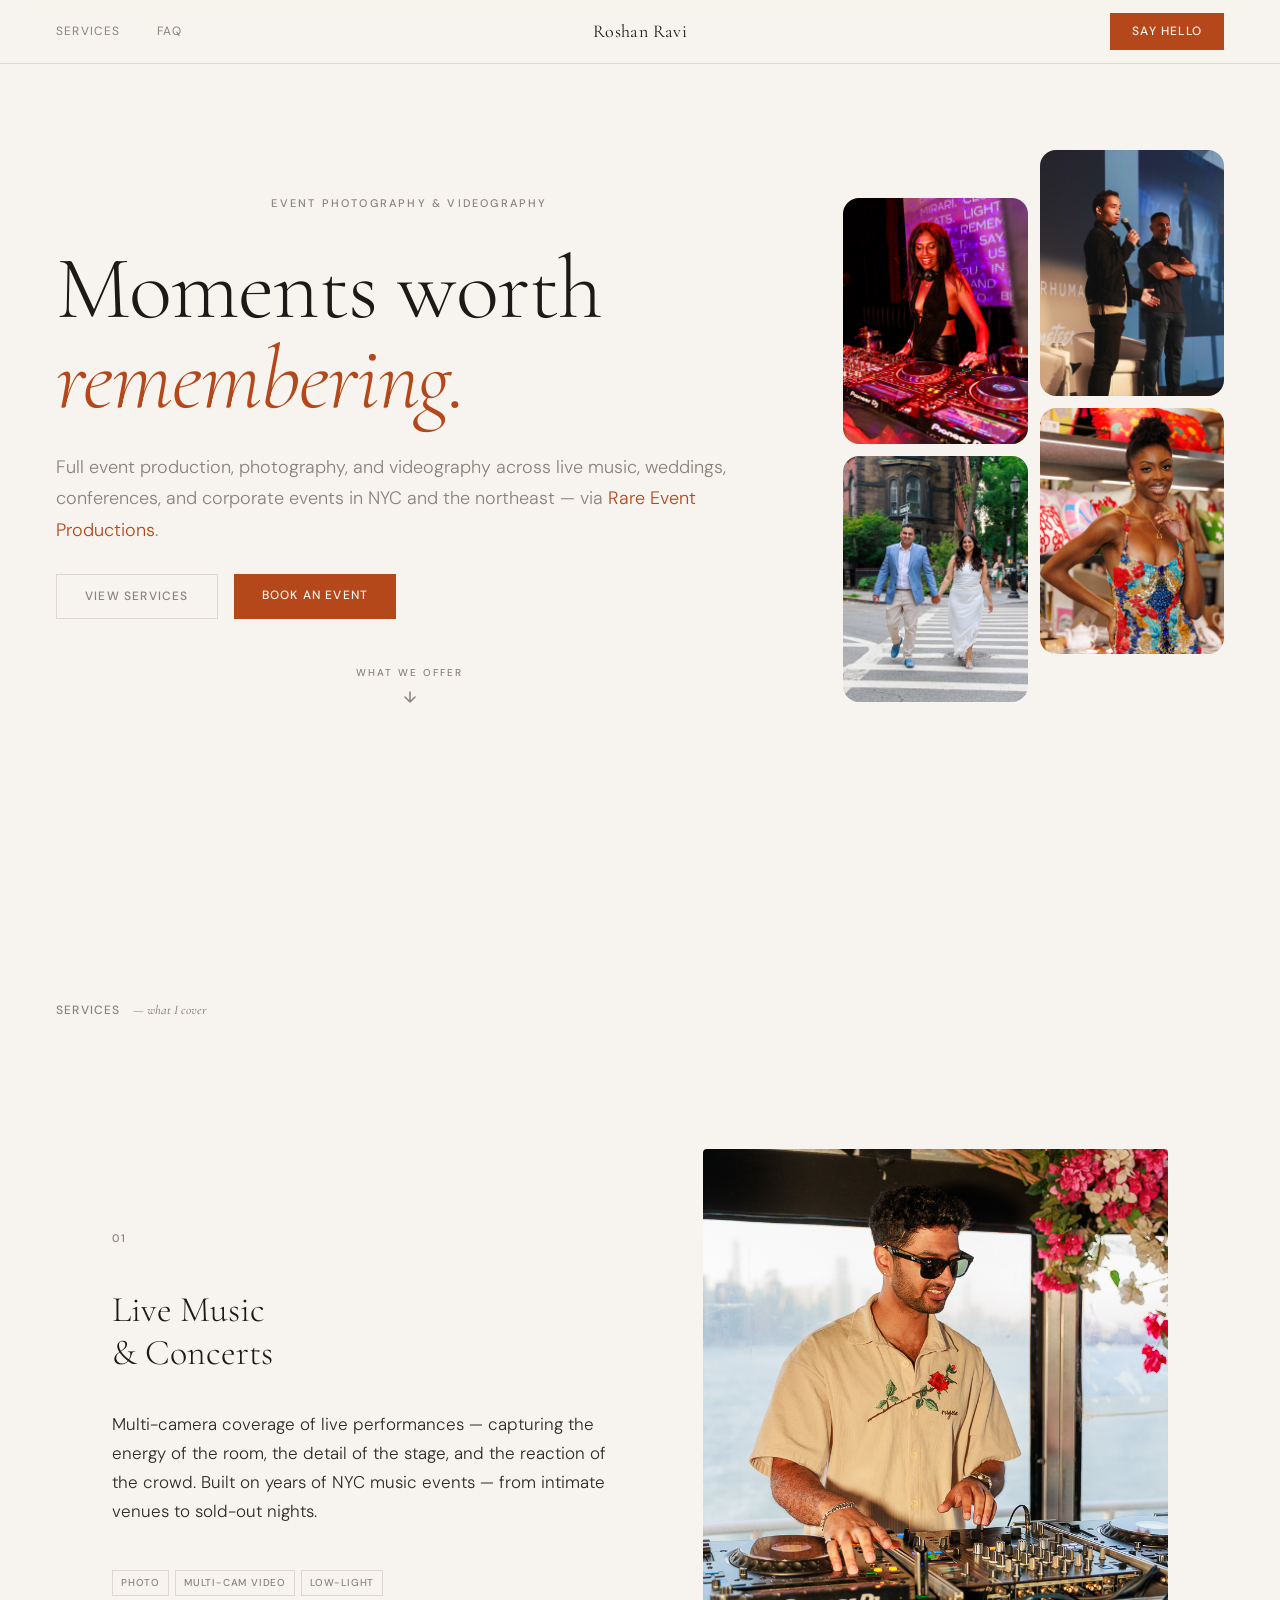
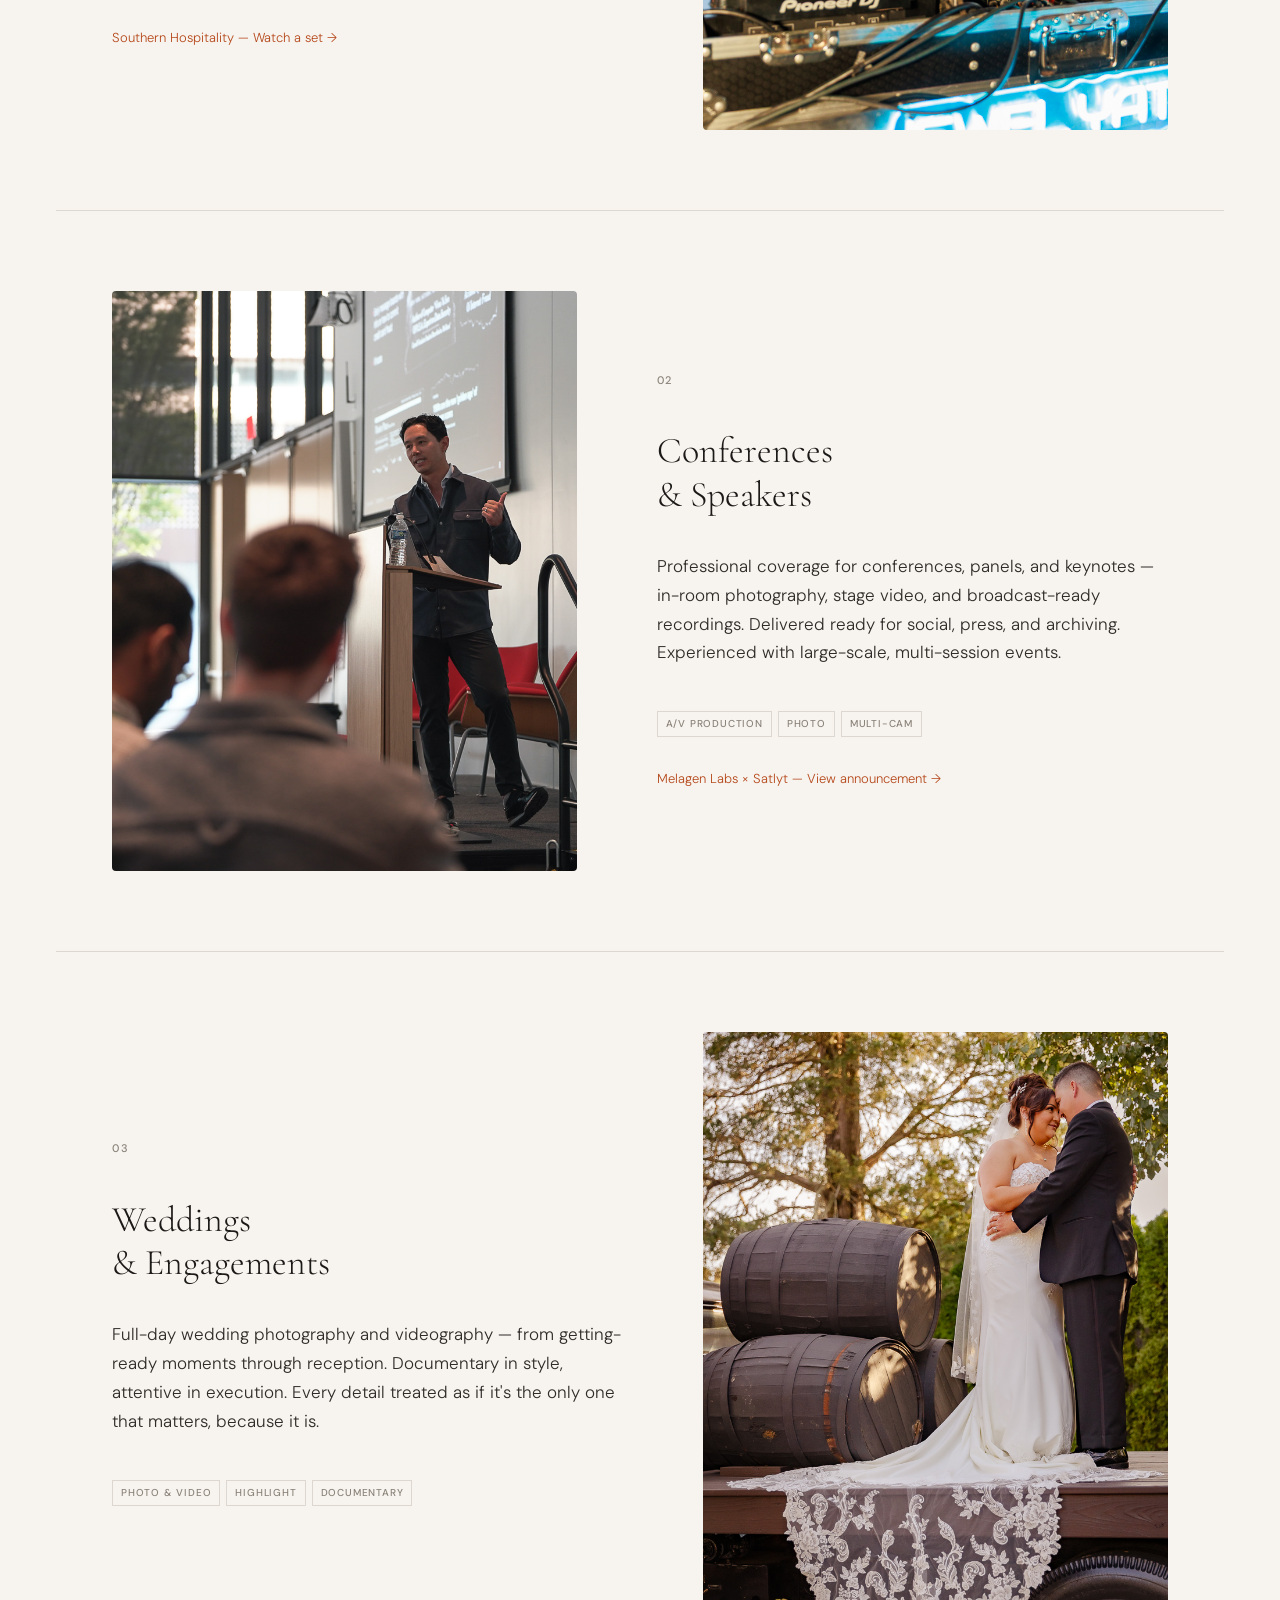
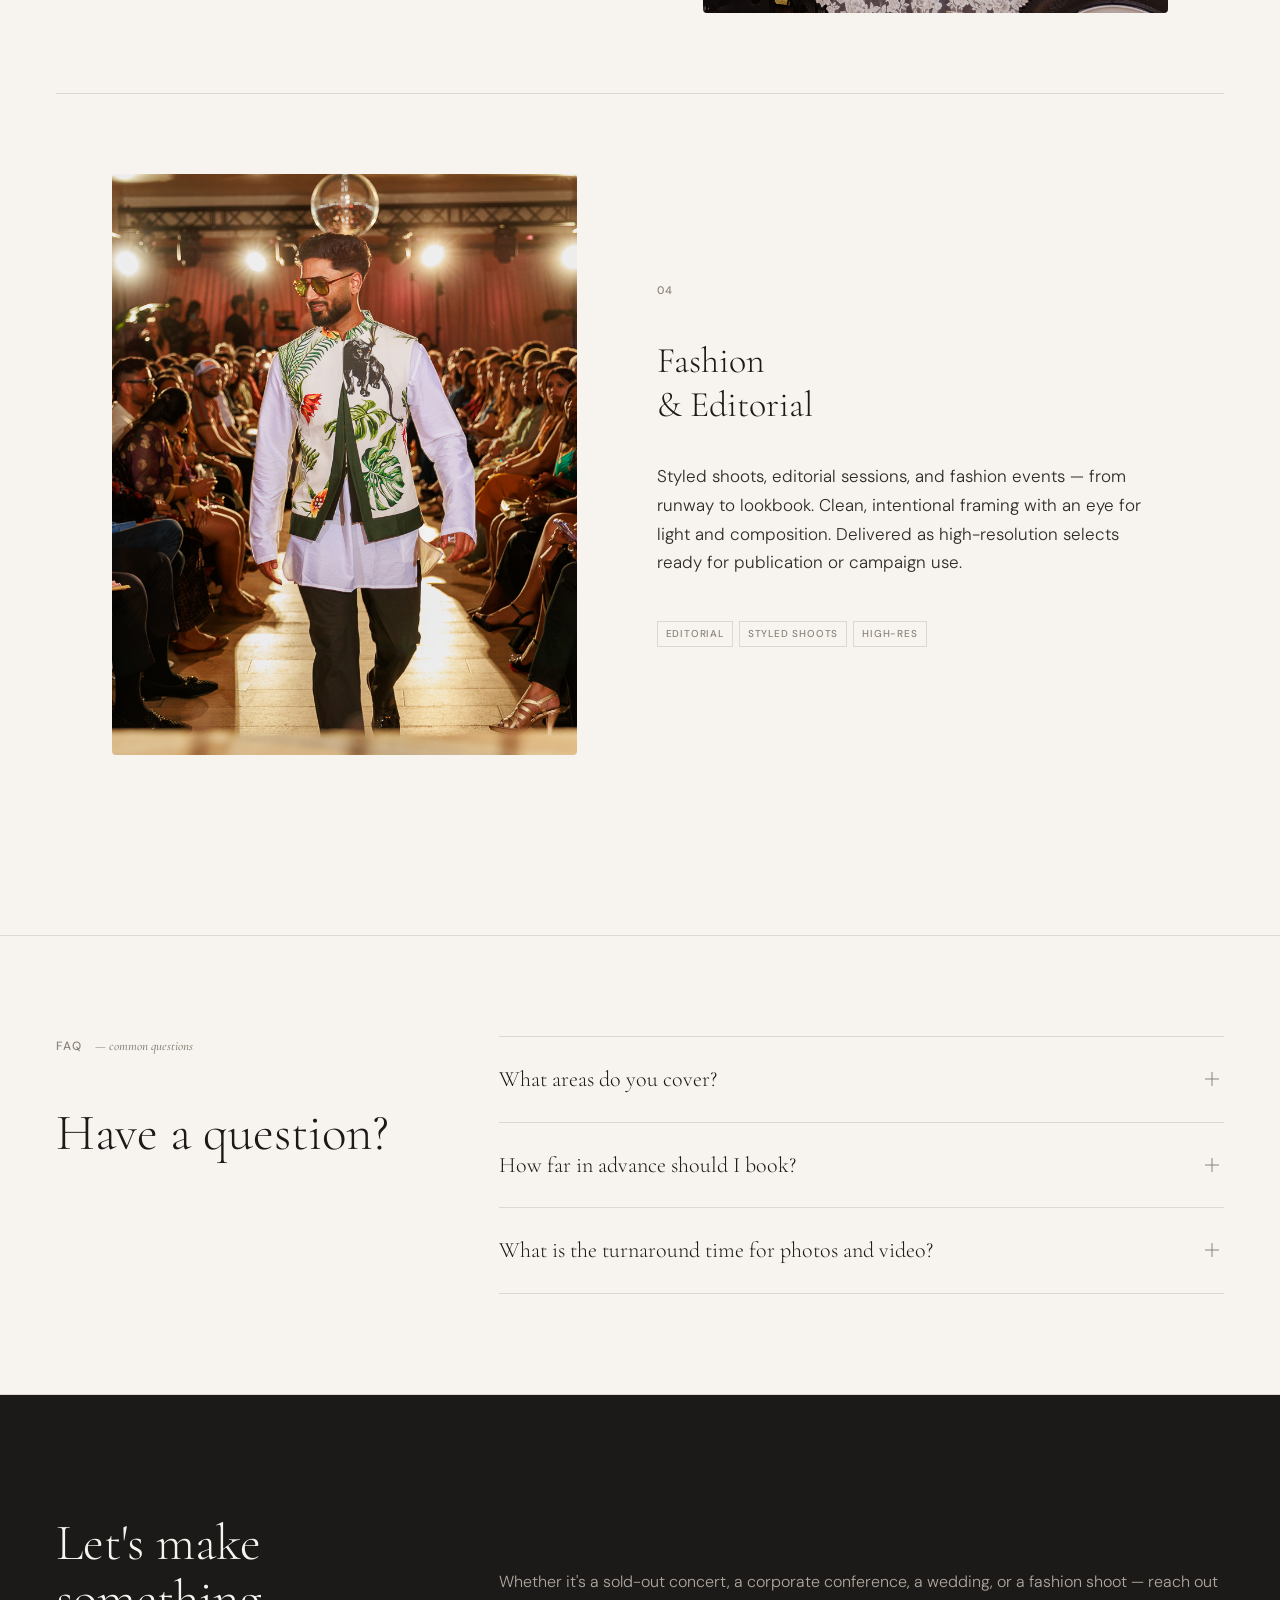
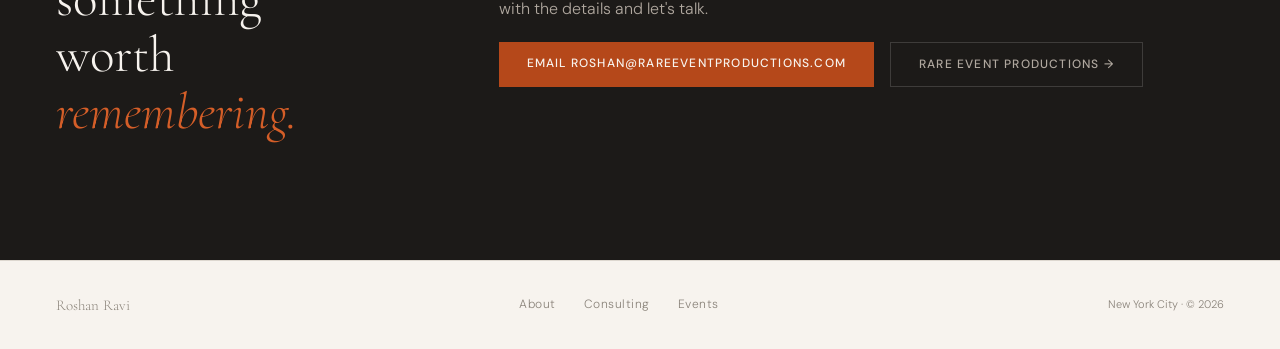
<file: events/index.html>
<!DOCTYPE html>
<html lang="en">
<head>
<!-- Google tag (gtag.js) -->
<script async src="https://www.googletagmanager.com/gtag/js?id=G-V9Z5FZT2XC"></script>
<script>
  window.dataLayer = window.dataLayer || [];
  function gtag(){dataLayer.push(arguments);}
  gtag('js', new Date());

  gtag('config', 'G-V9Z5FZT2XC');
</script>
<meta charset="UTF-8">
<meta name="viewport" content="width=device-width, initial-scale=1.0">
<meta name="color-scheme" content="light">

<!-- Core SEO -->
<meta name="description" content="Event photography, videography, and A/V production via Rare Event Productions — live music, weddings, conferences, and corporate events across NYC and the northeast.">
<meta name="keywords" content="event photography NYC, event videography New York, wedding photographer NYC, conference photography, A/V production, live music photography, Rare Event Productions, event photographer New York, multi-camera production NYC">
<meta name="robots" content="index, follow">
<meta name="author" content="Roshan Ravi">
<meta name="theme-color" content="#F7F3EE">
<meta name="apple-mobile-web-app-title" content="Roshan Ravi">
<meta name="apple-mobile-web-app-capable" content="yes">
<link rel="manifest" href="/site.webmanifest">
<link rel="canonical" href="https://roshanravi.com/events/">

<!-- Geo -->
<meta name="geo.region" content="US-NY">
<meta name="geo.placename" content="New York City">

<!-- Open Graph -->
<meta property="og:title" content="Event Photography & Videography · Rare Event Productions · NYC">
<meta property="og:description" content="Event photography, videography, and A/V production via Rare Event Productions — live music, weddings, conferences, and corporate events across NYC and the northeast.">
<meta property="og:url" content="https://roshanravi.com/events/">
<meta property="og:type" content="website">
<meta property="og:site_name" content="Roshan Ravi">
<meta property="og:locale" content="en_US">
<meta property="og:image" content="https://roshanravi.com/og-image-events.png">
<meta property="og:image:type" content="image/png">
<meta property="og:image:width" content="1200">
<meta property="og:image:height" content="630">
<meta property="og:image:alt" content="Event Photography & Videography — Rare Event Productions, New York City">

<!-- Twitter/X -->
<meta name="twitter:card" content="summary_large_image">
<meta name="twitter:site" content="@_roshanravi">
<meta name="twitter:creator" content="@_roshanravi">
<meta name="twitter:title" content="Event Photography & Videography · Rare Event Productions · NYC">
<meta name="twitter:description" content="Event photography, videography, and A/V production via Rare Event Productions — live music, weddings, conferences, and corporate events across NYC and the northeast.">
<meta name="twitter:image" content="https://roshanravi.com/og-image-events.png">
<meta name="twitter:image:alt" content="Event Photography & Videography — Rare Event Productions, New York City">

<title>Event Photography & Videography · Rare Event Productions · NYC</title>

<!-- Structured Data -->
<script type="application/ld+json">
{
  "@context": "https://schema.org",
  "@graph": [
    {
      "@type": "ProfessionalService",
      "@id": "https://roshanravi.com/#rare-event-productions",
      "name": "Rare Event Productions",
      "url": "https://rareeventproductions.com",
      "founder": { "@id": "https://roshanravi.com/#person" },
      "description": "Event photography, videography, and A/V production across NYC and the northeast — live music, weddings, conferences, and corporate events.",
      "address": {
        "@type": "PostalAddress",
        "addressLocality": "New York City",
        "addressRegion": "NY",
        "addressCountry": "US"
      },
      "email": "roshan@rareeventproductions.com",
      "areaServed": ["New York City", "New Jersey", "Connecticut", "Massachusetts", "Philadelphia"],
      "hasOfferCatalog": {
        "@type": "OfferCatalog",
        "name": "Event Production Services",
        "itemListElement": [
          { "@type": "Offer", "itemOffered": { "@type": "Service", "name": "Live Music & Concert Photography and Videography" } },
          { "@type": "Offer", "itemOffered": { "@type": "Service", "name": "Wedding Photography and Videography" } },
          { "@type": "Offer", "itemOffered": { "@type": "Service", "name": "Conference and Speaker A/V Production" } },
          { "@type": "Offer", "itemOffered": { "@type": "Service", "name": "Corporate and Brand Event Coverage" } },
          { "@type": "Offer", "itemOffered": { "@type": "Service", "name": "Social Event and Mixer Photography" } },
          { "@type": "Offer", "itemOffered": { "@type": "Service", "name": "Graduation and Portrait Sessions" } }
        ]
      },
      "knowsAbout": ["Event Photography", "Event Videography", "Wedding Photography", "Conference A/V Production", "Live Music Photography", "Multi-Camera Production", "Broadcast Recording"]
    },
    {
      "@type": "WebPage",
      "@id": "https://roshanravi.com/events/#webpage",
      "url": "https://roshanravi.com/events/",
      "name": "Event Photography & Videography · Rare Event Productions · NYC",
      "isPartOf": { "@id": "https://roshanravi.com/#website" },
      "about": { "@id": "https://roshanravi.com/#rare-event-productions" },
      "publisher": { "@id": "https://roshanravi.com/#person" },
      "inLanguage": "en-US",
      "dateModified": "2026-03-18",
      "breadcrumb": { "@id": "https://roshanravi.com/events/#breadcrumb" }
    },
    {
      "@type": "FAQPage",
      "@id": "https://roshanravi.com/events/#faq",
      "mainEntity": [
        {
          "@type": "Question",
          "name": "What areas do you cover?",
          "acceptedAnswer": { "@type": "Answer", "text": "Based in New York City, I cover events throughout the northeast — NYC, New Jersey, Boston, Philly, and surrounding areas. Travel to other regions is available for larger engagements. Reach out with your location and I'll let you know what's possible." }
        },
        {
          "@type": "Question",
          "name": "How far in advance should I book?",
          "acceptedAnswer": { "@type": "Answer", "text": "For weddings and large conferences, 3–6 months in advance is ideal to ensure availability. For smaller events, mixers, and corporate events, a few weeks is usually sufficient. If you have a tight timeline, reach out anyway — I'll let you know if the date is open." }
        },
        {
          "@type": "Question",
          "name": "Do you provide both photo and video for the same event?",
          "acceptedAnswer": { "@type": "Answer", "text": "Yes — full photo and video coverage is available for a single event. I can handle both simultaneously using a multi-camera setup, or we can discuss a split approach depending on the scale of the event. All deliverables — stills, highlight reel, and full recording — are available in combined packages." }
        },
        {
          "@type": "Question",
          "name": "What is the turnaround time for photos and video?",
          "acceptedAnswer": { "@type": "Answer", "text": "Edited photo selects are typically delivered within 5–7 business days via a private online gallery. Highlight reels and full video edits are delivered within 2 weeks. Rush turnaround is available if you need deliverables sooner — just mention it when you reach out." }
        },
        {
          "@type": "Question",
          "name": "Can you handle A/V production, not just photography?",
          "acceptedAnswer": { "@type": "Answer", "text": "Yes. Full in-room A/V and broadcast production is available for conferences, panels, and larger events — including multi-camera live recording, broadcast-ready streaming, PA speakers, wireless microphones, projectors, and confidence monitors. Built on experience running full production for large multi-session events. Reach out with your setup and I can advise on what's needed." }
        }
      ]
    },
    {
      "@type": "BreadcrumbList",
      "@id": "https://roshanravi.com/events/#breadcrumb",
      "itemListElement": [
        { "@type": "ListItem", "position": 1, "name": "Home", "item": "https://roshanravi.com/" },
        { "@type": "ListItem", "position": 2, "name": "Events", "item": "https://roshanravi.com/events/" }
      ]
    }
  ]
}
</script>
<link rel="icon" type="image/svg+xml" href="/favicon.svg">
<link rel="apple-touch-icon" href="/apple-touch-icon.png">
<link rel="preconnect" href="https://fonts.googleapis.com">
<link rel="preconnect" href="https://fonts.gstatic.com" crossorigin>
<link rel="preload" as="style" href="https://fonts.googleapis.com/css2?family=Cormorant+Garamond:ital,wght@0,300;0,400;0,600;1,300;1,400;1,600&family=DM+Sans:opsz,wght@9..40,300;9..40,400;9..40,500&display=swap">
<link rel="stylesheet" href="https://fonts.googleapis.com/css2?family=Cormorant+Garamond:ital,wght@0,300;0,400;0,600;1,300;1,400;1,600&family=DM+Sans:opsz,wght@9..40,300;9..40,400;9..40,500&display=swap" media="print" onload="this.media='all'">
<noscript><link rel="stylesheet" href="https://fonts.googleapis.com/css2?family=Cormorant+Garamond:ital,wght@0,300;0,400;0,600;1,300;1,400;1,600&family=DM+Sans:opsz,wght@9..40,300;9..40,400;9..40,500&display=swap"></noscript>
<link href="../styles.css" rel="stylesheet">
</head>
<body>
<a href="#main-content" class="skip-nav">Skip to main content</a>
<!-- NAV -->
<nav>
  <div class="nav-links">
    <a href="#services">Services</a>
    <a href="#faq">FAQ</a>
  </div>
  <a href="/" class="nav-name">Roshan Ravi</a>
  <a href="mailto:roshan@roshanravi.com" class="nav-cta">Say hello</a>
</nav>
<main id="main-content">
<div id="hero-events">
  <div class="hero-events-top">
    <div class="hero-eyebrow">Event Photography & Videography</div>
    <h1>Moments worth<br><em>remembering.</em></h1>
    <p class="hero-events-desc">Full event production, photography, and videography across live music, weddings, conferences, and corporate events in NYC and the northeast — via <a href="https://rareeventproductions.com" style="color:var(--accent);text-decoration:none;" target="_blank" rel="noopener">Rare Event Productions</a>.</p>
    <div class="hero-events-grid hero-events-grid--mobile">
      <div class="hero-grid-img"><img src="gallery/gallery-dj-1.jpg" alt="Live music event photography — DJ set NYC" width="800" height="1000" loading="eager"></div>
      <div class="hero-grid-img"><img src="gallery/gallery-conference-1.jpg" alt="Conference photography — Cornell Blockchain Conference" width="800" height="1000" loading="eager"></div>
      <div class="hero-grid-img"><img src="gallery/gallery-couples-2.jpg" alt="Wedding photography — wedding day portrait" width="800" height="1000" loading="eager"></div>
      <div class="hero-grid-img"><img src="gallery/gallery-fashion-2.jpg" alt="Fashion photography — editorial portrait" width="800" height="1000" loading="eager"></div>
    </div>
    <div class="btn-row">
      <a href="#services" class="btn-ghost">View services</a>
      <a href="mailto:roshan@rareeventproductions.com" class="btn-primary">Book an event</a>
    </div>
    <a href="#services" class="scroll-hint" aria-label="Scroll to see what we offer">
      <span class="scroll-hint-label">What we offer</span>
      <svg width="16" height="16" viewBox="0 0 16 16" fill="none" aria-hidden="true">
        <path d="M8 3v10M3 8l5 5 5-5" stroke="currentColor" stroke-width="1.5" stroke-linecap="round" stroke-linejoin="round"/>
      </svg>
    </a>
  </div>
  <div class="hero-events-grid hero-events-grid--desktop">
    <div class="hero-grid-img"><img src="gallery/gallery-dj-1.jpg" alt="Live music event photography — DJ set NYC" width="800" height="1000" loading="eager"></div>
    <div class="hero-grid-img"><img src="gallery/gallery-conference-1.jpg" alt="Conference photography — Cornell Blockchain Conference" width="800" height="1000" loading="eager"></div>
    <div class="hero-grid-img"><img src="gallery/gallery-couples-2.jpg" alt="Wedding photography — wedding day portrait" width="800" height="1000" loading="eager"></div>
    <div class="hero-grid-img"><img src="gallery/gallery-fashion-2.jpg" alt="Fashion photography — editorial portrait" width="800" height="1000" loading="eager"></div>
  </div>
</div>

  <!-- SERVICES -->
  <section id="services">
    <div class="section-label">Services <span>— what I cover</span></div>
    <div class="service-feature">
      <div class="service-feature-img">
        <img src="gallery/gallery-dj-2.jpg" alt="Live music event photography — DJ set at public hotel NYC" width="800" height="1000" loading="lazy">
      </div>
      <div class="service-feature-text">
        <div class="service-num">01</div>
        <h3 class="service-title">Live Music<br>& Concerts</h3>
        <p class="service-body">Multi-camera coverage of live performances — capturing the energy of the room, the detail of the stage, and the reaction of the crowd. Built on years of NYC music events — from intimate venues to sold-out nights.</p>
        <div class="service-tags">
          <span class="tag">Photo</span>
          <span class="tag">Multi-cam Video</span>
          <span class="tag">Low-light</span>
        </div>
        <a href="https://youtu.be/AzoWtE-wM18" class="case-link" target="_blank" rel="noopener">Southern Hospitality — Watch a set →</a>
      </div>
    </div>
    <div class="service-feature">
      <div class="service-feature-img">
        <img src="gallery/gallery-conference-2.jpg" alt="Conference photography — Cornell Blockchain Conference A/V production" width="800" height="1000" loading="lazy">
      </div>
      <div class="service-feature-text">
        <div class="service-num">02</div>
        <h3 class="service-title">Conferences<br>& Speakers</h3>
        <p class="service-body">Professional coverage for conferences, panels, and keynotes — in-room photography, stage video, and broadcast-ready recordings. Delivered ready for social, press, and archiving. Experienced with large-scale, multi-session events.</p>
        <div class="service-tags">
          <span class="tag">A/V Production</span>
          <span class="tag">Photo</span>
          <span class="tag">Multi-cam</span>
        </div>
        <a href="https://www.melagenlabs.com/progress/melagen-labs-and-satlyt-announce-joint-iss-mission-to-validate-radiation-resilient-in-orbit-computing-and-next-gen-shielding" class="case-link" target="_blank" rel="noopener">Melagen Labs × Satlyt — View announcement →</a>
      </div>
    </div>
    <div class="service-feature">
      <div class="service-feature-img">
        <img src="gallery/gallery-couples-1.jpg" alt="Wedding and engagement photography — wedding day portrait session" width="800" height="1000" loading="lazy">
      </div>
      <div class="service-feature-text">
        <div class="service-num">03</div>
        <h3 class="service-title">Weddings<br>& Engagements</h3>
        <p class="service-body">Full-day wedding photography and videography — from getting-ready moments through reception. Documentary in style, attentive in execution. Every detail treated as if it's the only one that matters, because it is.</p>
        <div class="service-tags">
          <span class="tag">Photo & Video</span>
          <span class="tag">Highlight</span>
          <span class="tag">Documentary</span>
        </div>
      </div>
    </div>
    <div class="service-feature">
      <div class="service-feature-img">
        <img src="gallery/gallery-fashion-1.jpg" alt="Fashion photography — editorial fashion portrait" width="800" height="1000" loading="lazy">
      </div>
      <div class="service-feature-text">
        <div class="service-num">04</div>
        <h3 class="service-title">Fashion<br>& Editorial</h3>
        <p class="service-body">Styled shoots, editorial sessions, and fashion events — from runway to lookbook. Clean, intentional framing with an eye for light and composition. Delivered as high-resolution selects ready for publication or campaign use.</p>
        <div class="service-tags">
          <span class="tag">Editorial</span>
          <span class="tag">Styled Shoots</span>
          <span class="tag">High-res</span>
        </div>
      </div>
    </div>
  </section>


  <!-- FAQ -->
  <section id="faq">
    <div class="faq-section">
    <div class="faq-intro">
      <div class="section-label">FAQ <span>— common questions</span></div>
      <h2>Have a question?</h2>
    </div>
    <div class="faq-list">

      <div class="faq-item">
        <button class="faq-q" onclick="toggleFaq(this)" aria-expanded="false">
          <span class="faq-q-text">What areas do you cover?</span>
          <span class="faq-icon"></span>
        </button>
        <div class="faq-a"><p>Based in <strong>New York City</strong>, I cover events throughout the northeast — NYC, New Jersey, Boston, Philly, and surrounding areas. Travel to other regions is available for larger engagements. Reach out with your location and I'll let you know what's possible.</p></div>
      </div>

      <div class="faq-item">
        <button class="faq-q" onclick="toggleFaq(this)" aria-expanded="false">
          <span class="faq-q-text">How far in advance should I book?</span>
          <span class="faq-icon"></span>
        </button>
        <div class="faq-a"><p>For weddings and large conferences, <strong>3–6 months in advance</strong> is ideal to ensure availability. For smaller events, mixers, and corporate events, a few weeks is usually sufficient. If you have a tight timeline, reach out anyway — I'll let you know if the date is open.</p></div>
      </div>

      <div class="faq-item">
        <button class="faq-q" onclick="toggleFaq(this)" aria-expanded="false">
          <span class="faq-q-text">What is the turnaround time for photos and video?</span>
          <span class="faq-icon"></span>
        </button>
        <div class="faq-a"><p>Edited photo selects are typically delivered within <strong>5–7 business days</strong> via a private online gallery. Highlight reels and full video edits are delivered within 2 weeks. Rush turnaround is available if you need deliverables sooner — just mention it when you reach out.</p></div>
      </div>

    </div>
    </div>
  </section>

  <!-- CTA -->
  <div class="cta-section">
    <h2>Let's make something<br>worth <em>remembering.</em></h2>
    <div class="cta-right">
      <p>Whether it's a sold-out concert, a corporate conference, a wedding, or a fashion shoot — reach out with the details and let's talk.</p>
      <div class="btn-row">
        <a href="mailto:roshan@rareeventproductions.com" class="btn-primary">Email roshan@rareeventproductions.com</a>
        <a href="https://rareeventproductions.com" class="btn-ghost" target="_blank" rel="noopener">Rare Event Productions →</a>
      </div>
    </div>
  </div>


</main>
<!-- FOOTER -->
<footer>
  <div class="footer-name">Roshan Ravi</div>
  <div class="footer-links">
    <a href="/">About</a>
    <a href="/consulting/">Consulting</a>
    <a href="/events/" aria-current="page">Events</a>
  </div>
  <div class="footer-copy">New York City · © 2026</div>
</footer>

  <script>
    function toggleFaq(btn) {
      const item = btn.closest('.faq-item');
      const isOpen = item.classList.contains('open');
      document.querySelectorAll('.faq-item.open').forEach(i => {
        i.classList.remove('open');
        i.querySelector('.faq-q').setAttribute('aria-expanded', 'false');
      });
      if (!isOpen) {
        item.classList.add('open');
        btn.setAttribute('aria-expanded', 'true');
      }
    }
  </script>
</body>
</html>
</file>
<file: styles.css>
*, *::before, *::after { box-sizing: border-box; margin: 0; padding: 0; }

:root {
  /* Original palette */
  --cream:       #F7F3EE;
  --cream2:      #EDE8E1;
  --cream3:      #E2DBD2;
  --charcoal:    #1C1A18;
  --charcoal2:   #2E2B28;
  --rust:        #B5481A;
  --rust2:       #D45E28;
  --muted:       #8A837A;
  --muted2:      #B0A89F;
  --rule:        #DDD7CF;
  /* Semantic aliases (consulting + events pages) */
  --bg:          #F7F3EE;
  --fg:          #1C1A18;
  --accent:      #B5481A;
  --accent-dark: #8B3212;
  --border:      #DDD7CF;
  --surface:     #EDE9E3;
  --serif: 'Cormorant Garamond', Georgia, serif;
  --sans:  'DM Sans', system-ui, sans-serif;
}

html { scroll-behavior: smooth; }

/* ── SKIP NAV ── */
.skip-nav {
  position: absolute; top: -100%; left: 0;
  padding: 12px 28px;
  background: var(--fg); color: var(--bg);
  font-size: 12px; font-weight: 500;
  letter-spacing: 0.1em; text-transform: uppercase;
  z-index: 200; transition: top 0.15s;
  text-decoration: none;
}
.skip-nav:focus { top: 0; }

body {
  font-family: var(--sans);
  background: var(--bg);
  color: var(--fg);
  font-size: 16px;
  font-weight: 300;
  line-height: 1.6;
  -webkit-font-smoothing: antialiased;
  overflow-x: hidden;
}

a { color: inherit; text-decoration: none; }

/* ── NAV ── */
nav {
  position: fixed; top: 0; left: 0; right: 0;
  z-index: 100;
  display: grid;
  grid-template-columns: 1fr auto 1fr;
  align-items: center;
  padding: 0 56px;
  height: 64px;
  background: rgba(247,243,238,0.72);
  backdrop-filter: blur(12px);
  -webkit-backdrop-filter: blur(12px);
  border-bottom: 1px solid var(--border);
}
.nav-name, .nav-logo {
  font-family: var(--serif);
  font-size: 18px; font-weight: 400;
  letter-spacing: 0.02em;
  color: var(--fg);
  text-decoration: none;
  justify-self: center;
}
.nav-links {
  display: flex; align-items: center; gap: 36px;
  justify-self: start;
}
.nav-links a {
  font-size: 12px; font-weight: 400;
  color: var(--muted); text-decoration: none;
  letter-spacing: 0.1em; text-transform: uppercase;
  transition: color 0.2s;
}
.nav-links a:hover { color: var(--fg); }
.nav-cta {
  justify-self: end;
  background: var(--rust) !important;
  color: var(--bg) !important;
  padding: 9px 22px !important;
  font-size: 12px !important; font-weight: 500 !important;
  letter-spacing: 0.1em !important; text-transform: uppercase !important;
  text-decoration: none;
  transition: background 0.2s;
}
.nav-cta:hover { background: var(--fg) !important; }

/* ── HERO — index.html (centered, full-height) ── */
#hero {
  min-height: 100vh;
  display: flex; flex-direction: column;
  align-items: center; justify-content: center;
  text-align: center;
  padding: 120px 56px 80px;
  position: relative; overflow: hidden;
  border-bottom: none;
}
.hero-bg-grain { position: absolute; inset: 0; pointer-events: none; }
.hero-avatar {
  width: 160px; height: 160px; border-radius: 50%; overflow: hidden;
  border: 3px solid var(--cream3);
  box-shadow: 0 0 0 6px var(--cream), 0 0 0 7px var(--rule);
  margin: 0 auto 40px; position: relative; z-index: 1; flex-shrink: 0;
}
.hero-avatar img { width: 100%; height: 100%; object-fit: cover; display: block; }
.hero-eyebrow {
  font-size: 11px; font-weight: 500; letter-spacing: 0.2em; text-transform: uppercase;
  color: var(--muted); margin-bottom: 20px;
  display: flex; gap: 12px; align-items: center; justify-content: center;
}
.hero-name {
  font-family: var(--serif);
  font-size: clamp(64px, 10vw, 130px); font-weight: 300;
  line-height: 0.88; letter-spacing: -0.025em;
  margin-bottom: 32px; color: var(--charcoal); position: relative; z-index: 1;
}
.hero-name em { font-style: italic; color: var(--rust); }
.hero-tagline {
  font-family: var(--serif);
  font-size: clamp(16px, 1.8vw, 22px); color: var(--muted);
  font-weight: 300; letter-spacing: 0.08em; margin-bottom: 28px; line-height: 1.5;
}
.hero-tagline span { color: var(--charcoal); font-style: italic; }
.hero-tagline .sep { color: var(--muted2); font-style: normal; margin: 0 10px; }
.hero-ctas { display: flex; gap: 20px; justify-content: center; align-items: center; z-index: 1; }
.hero-btn {
  padding: 12px 28px; font-size: 12px; font-weight: 500;
  letter-spacing: 0.1em; text-transform: uppercase; transition: all 0.2s;
}
.hero-btn-primary { background: var(--rust); color: var(--cream); }
.hero-btn-primary:hover { background: var(--charcoal); }
.hero-btn-ghost { border: 1px solid var(--rule); color: var(--muted); }
.hero-btn-ghost:hover { border-color: var(--rust); color: var(--rust); }
.scroll-hint {
  position: absolute; bottom: 48px; left: 50%; transform: translateX(-50%);
  display: flex; flex-direction: column; align-items: center; gap: 8px;
  color: var(--muted); text-decoration: none;
  transition: color 0.2s, transform 0.2s;
  animation: fadeUp 0.6s 0.5s ease both;
}
.scroll-hint:hover {
  color: var(--fg);
  transform: translateX(-50%) translateY(2px);
}
.scroll-hint-label {
  font-size: 10px; font-weight: 500;
  letter-spacing: 0.2em; text-transform: uppercase;
}

/* ── HERO — consulting / events (two-column grid) ── */
.hero {
  min-height: 100vh;
  padding: 160px 56px 100px;
  border-bottom: 1px solid var(--border);
  display: grid; grid-template-columns: 1fr 1fr;
  gap: 80px; align-items: end;
  position: relative; overflow: hidden;
}

/* ── HERO — consulting geometric pattern ── */
#hero-consulting {
  background-color: var(--bg);
}
#hero-consulting::before {
  content: '';
  position: absolute;
  right: 0; top: 0;
  width: 65%; height: 70%;
  pointer-events: none; z-index: 0;
  background:
    radial-gradient(ellipse 70% 65% at 90% 10%, rgba(181,72,26,0.32) 0%, rgba(181,72,26,0.12) 45%, rgba(181,72,26,0.03) 70%, transparent 95%),
    radial-gradient(ellipse 62% 70% at 70% 30%, rgba(212,94,40,0.22) 0%, rgba(212,94,40,0.08) 48%, rgba(212,94,40,0.02) 72%, transparent 94%),
    radial-gradient(ellipse 55% 60% at 95% 50%, rgba(138,131,122,0.18) 0%, rgba(138,131,122,0.06) 46%, rgba(138,131,122,0.01) 70%, transparent 92%),
    radial-gradient(ellipse 50% 52% at 52% 8%,  rgba(181,72,26,0.24) 0%, rgba(181,72,26,0.07) 44%, rgba(181,72,26,0.01) 68%, transparent 90%);
}
#hero-consulting .hero-left,
#hero-consulting .hero-right { position: relative; z-index: 1; }
#hero-consulting .hero-left { margin-bottom: 48px; }
#hero-consulting .hero-right {
  align-self: end;
  justify-self: start;
  margin-bottom: 100px;
}
#hero-consulting .stat-row { width: fit-content; grid-template-columns: repeat(4, 1fr); }
#hero-consulting .stat:nth-child(even) { border-right: 1px solid var(--border); }
#hero-consulting .stat:nth-child(3),
#hero-consulting .stat:nth-child(4) { border-top: none; }
#hero-consulting .stat:nth-child(4) { border-right: none; }
.hero .hero-eyebrow {
  font-size: 12px; font-weight: 500;
  color: var(--muted);
  letter-spacing: 1.2px; text-transform: uppercase;
  margin-bottom: 32px;
  display: flex; align-items: center; gap: 12px;
  justify-content: flex-start;
}
.hero .hero-eyebrow::before {
  content: '';
  display: block; width: 32px; height: 1px;
  background: var(--muted);
}
h1 {
  font-family: var(--serif);
  font-size: clamp(56px, 7vw, 96px);
  font-weight: 300; line-height: 1.0;
  color: var(--fg); letter-spacing: -0.01em;
}
h1 em { font-style: italic; color: var(--accent); }
.btn-row { display: flex; gap: 16px; flex-wrap: wrap; }
.btn-primary {
  display: inline-block;
  background: var(--rust); color: var(--bg);
  padding: 12px 28px;
  font-size: 12px; font-weight: 500;
  letter-spacing: 1.2px; text-transform: uppercase;
  text-decoration: none; transition: background 0.2s;
}
.btn-primary:hover { background: var(--fg); }
.btn-ghost {
  display: inline-block;
  background: transparent; border: 1px solid var(--border);
  color: var(--muted); padding: 12px 28px;
  font-size: 12px; font-weight: 500;
  letter-spacing: 1.2px; text-transform: uppercase;
  text-decoration: none; transition: border-color 0.2s, color 0.2s;
}
.btn-ghost:hover { border-color: var(--fg); color: var(--fg); }
.stat-row {
  display: grid; grid-template-columns: 1fr 1fr; gap: 1px;
  border: 1px solid var(--border);
}
.stat { padding: 28px 24px; border-right: 1px solid var(--border); background: rgba(247,243,238,0.6); }
.stat:nth-child(even) { border-right: none; }
.stat:nth-child(3), .stat:nth-child(4) { border-top: 1px solid var(--border); }
.stat-num {
  font-family: var(--serif);
  font-size: 48px; font-weight: 300;
  line-height: 1; color: var(--fg); margin-bottom: 6px;
}
.stat-label { font-size: 12px; font-weight: 400; color: var(--muted); letter-spacing: 0.5px; }

/* ── PILLARS — index.html ── */
#pillars {
  display: grid; grid-template-columns: repeat(3, 1fr);
  border-bottom: 1px solid var(--rule);
  padding: 0;
}
.pillar {
  padding: 64px 52px; border-right: 1px solid var(--rule);
  transition: background 0.25s;
}
.pillar:last-child { border-right: none; }
.pillar:hover { background: var(--cream2); }
.pillar-num {
  font-size: 10px; font-weight: 500; letter-spacing: 0.2em; text-transform: uppercase;
  color: var(--rust); margin-bottom: 28px;
}
.pillar-title {
  font-family: var(--serif);
  font-size: clamp(28px, 2.8vw, 40px); font-weight: 300;
  line-height: 1.1; margin-bottom: 20px; color: var(--charcoal);
}
.pillar-title em { font-style: italic; color: var(--charcoal); }
.pillar-desc { color: var(--muted); line-height: 1.9; margin-bottom: 36px; }
.pillar-links { display: flex; align-items: center; justify-content: space-between; flex-wrap: wrap; gap: 12px; }
.pillar-link {
  color: var(--rust); display: inline-flex; gap: 8px; align-items: center;
  border-bottom: 1px solid transparent; padding-bottom: 2px;
  transition: gap 0.2s, border-color 0.2s;
}
.pillar:hover .pillar-link { gap: 12px; border-bottom-color: var(--rust); }
.pillar-link-secondary {
  font-size: 12px; font-weight: 400; color: var(--muted);
  border-bottom: 1px solid transparent; padding-bottom: 2px;
  transition: color 0.2s, border-color 0.2s;
}
.pillar-link-secondary:hover { color: var(--fg); border-bottom-color: var(--border); }

/* ── ABOUT — index.html ── */
#about {
  padding: 120px 56px;
  border-bottom: 1px solid var(--rule);
  background: var(--cream);
}
.about-body {
  display: grid; grid-template-columns: 1fr 1fr; gap: 64px;
  align-items: start;
}
.about-label {
  font-size: 10px; font-weight: 500; letter-spacing: 0.2em;
  text-transform: uppercase; color: var(--muted); margin-bottom: 28px;
}
.about-headline {
  font-family: var(--serif);
  font-size: clamp(40px, 4.5vw, 64px); font-weight: 300;
  color: var(--charcoal); margin-bottom: 40px;
}
.about-headline em { font-style: italic; color: var(--charcoal); }
.about-p { font-size: 15px; color: var(--muted); line-height: 2; margin-bottom: 22px; }
.cred-stack { display: flex; flex-direction: column; }
.cred-item {
  padding: 20px 0; border-bottom: 1px solid var(--rule);
  display: grid; grid-template-columns: 20px 1fr; gap: 16px; align-items: start;
}
.cred-item:first-child { border-top: 1px solid var(--rule); }
.cred-mark { width: 6px; height: 6px; border-radius: 50%; background: var(--muted); margin-top: 7px; }
.cred-text strong { display: block; font-size: 14px; font-weight: 500; color: var(--charcoal); margin-bottom: 3px; }
.cred-text span { font-size: 13px; color: var(--muted); }

/* ── WORK — index.html ── */
#work {
  padding: 120px 56px; border-bottom: 1px solid var(--rule);
  background: var(--cream2);
}
.work-top {
  display: flex; align-items: baseline; justify-content: space-between;
  margin-bottom: 64px; padding-bottom: 28px; border-bottom: 2px solid var(--charcoal);
}
.work-top-sub { font-size: 13px; font-weight: 400; color: var(--muted); letter-spacing: 0.05em; }
.work-row {
  display: grid; grid-template-columns: 80px 2fr 3fr 100px;
  gap: 32px; align-items: baseline; padding: 24px 0; border-bottom: 1px solid var(--rule);
}
.work-year {
  font-size: 12px; color: var(--muted);
  letter-spacing: 0.04em; font-variant-numeric: tabular-nums;
}
.work-co { font-family: var(--serif); font-size: 20px; font-weight: 400; color: var(--charcoal); }
.work-il .work-year::before,
.work-rep .work-year::before {
  content: '';
  display: inline-block;
  width: 6px; height: 6px;
  border-radius: 50%;
  margin-right: 8px;
  vertical-align: middle;
  position: relative; top: -1px;
}
.work-il .work-year::before  { background: #4e8a6a; }
.work-rep .work-year::before { background: var(--rust); }
.work-il .work-tag  { color: #4e8a6a; }
.work-rep .work-tag { color: var(--rust); }
.work-detail { font-size: 13px; color: var(--muted); line-height: 1.6; }
.work-tag {
  font-size: 10px; font-weight: 500; letter-spacing: 0.12em; text-transform: uppercase;
  color: var(--rust); text-align: right;
}

/* ── CONTACT — index.html ── */
#contact {
  padding: 140px 56px; display: grid;
  grid-template-columns: 1fr 1fr; gap: 80px;
  align-items: center; background: var(--charcoal); color: var(--cream);
  border-bottom: none;
}
.contact-left h2 {
  font-family: var(--serif);
  font-size: clamp(48px, 6vw, 88px); font-weight: 300;
  line-height: 0.95; letter-spacing: -0.02em; margin-bottom: 32px;
  color: var(--cream);
}
.contact-left h2 em { font-style: italic; color: var(--rust2); }
.contact-sub { font-size: 15px; color: rgba(247,243,238,0.5); line-height: 1.8; max-width: 420px; }
.contact-right { display: flex; flex-direction: column; gap: 0; }
.contact-link-row {
  padding: 24px 0; border-bottom: 1px solid rgba(247,243,238,0.1);
  display: flex; align-items: center; justify-content: space-between;
  transition: padding-left 0.2s;
}
.contact-link-row:first-child { border-top: 1px solid rgba(247,243,238,0.1); }
.contact-link-row:hover { padding-left: 8px; }
.contact-link-label {
  font-size: 12px; font-weight: 500; letter-spacing: 0.14em;
  text-transform: uppercase; color: rgba(247,243,238,0.4);
}
.contact-link-value {
  font-family: var(--serif); font-size: 18px; font-weight: 300;
  color: var(--cream); display: flex; align-items: center; gap: 8px; transition: color 0.2s;
}
.contact-link-row:hover .contact-link-value { color: var(--rust2); }

/* ── FOOTER ── */
footer {
  padding: 32px 56px;
  border-top: 1px solid var(--border);
  display: flex; align-items: center; justify-content: space-between;
}
footer p { font-size: 12px; color: var(--muted); }
.footer-name { font-family: var(--serif); font-size: 15px; font-weight: 300; color: var(--muted); }
.footer-links { display: flex; gap: 28px; }
.footer-links a {
  font-size: 12px; color: var(--muted); text-decoration: none;
  letter-spacing: 0.5px; transition: color 0.2s;
}
.footer-links a:hover { color: var(--fg); }
.footer-copy { font-size: 11px; color: var(--muted); }

/* ── ANIMATIONS ── */
@keyframes fadeUp {
  from { opacity: 0; transform: translateY(18px); }
  to   { opacity: 1; transform: translateY(0); }
}
.hero-avatar  { animation: fadeUp 0.7s 0.05s ease both; }
.hero-eyebrow { animation: fadeUp 0.7s 0.15s ease both; }
.hero-name    { animation: fadeUp 0.7s 0.25s ease both; }
.hero-tagline { animation: fadeUp 0.7s 0.35s ease both; }
.hero-ctas    { animation: fadeUp 0.7s 0.45s ease both; }

/* ── INLINE LINK ── */
.inline-link {
  color: var(--rust2); text-decoration: none;
  border-bottom: 1px solid rgba(181,72,26,0.35);
  transition: color 0.2s, border-color 0.2s;
}
.inline-link:hover { color: var(--rust); border-bottom-color: var(--rust); }

/* ── SECTIONS — consulting / events shared ── */
section {
  padding: 100px 56px;
  border-bottom: 1px solid var(--border);
}
.section-label {
  font-size: 12px; font-weight: 500; color: var(--muted);
  letter-spacing: 1.2px; text-transform: uppercase;
  margin-bottom: 48px; display: flex; align-items: center; gap: 12px;
}
.section-label span {
  font-family: var(--serif);
  font-size: 13px; font-style: italic;
  letter-spacing: 0; text-transform: none; color: var(--muted);
}
h2 {
  font-family: var(--serif);
  font-size: clamp(36px, 4vw, 56px);
  font-weight: 300; line-height: 1.1;
  color: var(--fg); margin-bottom: 24px;
}
h2 em { font-style: italic; color: var(--charcoal); }

/* ── SERVICES ── */
.services-grid {
  display: grid; grid-template-columns: repeat(3, 1fr);
  gap: 1px; border: 1px solid var(--border); margin-top: 56px;
}
.services-grid-bottom {
  display: grid; grid-template-columns: repeat(3, 1fr);
  gap: 1px; border: 1px solid var(--border); border-top: none;
}
.service-card {
  padding: 40px 32px; border-right: 1px solid var(--border); transition: background 0.2s;
  display: flex; flex-direction: column;
}
.service-card:last-child { border-right: none; }
.service-card:hover { background: var(--surface); }
.service-num {
  font-size: 11px; font-weight: 500; color: var(--muted);
  letter-spacing: 1.5px; text-transform: uppercase; margin-bottom: 20px;
}
.service-title {
  font-family: var(--serif); font-size: 28px; font-weight: 300;
  line-height: 1.2; color: var(--fg); margin-bottom: 16px;
}
.service-title em { font-style: italic; color: var(--charcoal); }
.service-body { font-size: 14px; font-weight: 300; color: var(--muted); line-height: 1.7; margin-bottom: 24px; }
.service-tags { display: flex; flex-wrap: wrap; gap: 6px; margin-top: auto; }
.tag {
  font-size: 10px; font-weight: 500; letter-spacing: 0.8px; text-transform: uppercase;
  color: var(--muted); border: 1px solid var(--border); padding: 4px 8px;
}

/* ── SERVICE FEATURES (events) ── */
.service-feature {
  display: flex;
  align-items: center;
  gap: 80px;
  padding: 80px 56px;
  border-bottom: 1px solid var(--border);
}
.service-feature:nth-child(even) { flex-direction: row-reverse; }
.service-feature:last-child { border-bottom: none; }
.service-feature-img {
  flex: 0 0 44%;
  aspect-ratio: 4/5;
  overflow: hidden;
  border-radius: 4px;
  background: var(--border);
}
.service-feature-img img { width: 100%; height: 100%; object-fit: cover; display: block; }
.service-feature-text { flex: 1; display: flex; flex-direction: column; gap: 20px; }
.service-feature-text .service-title { font-size: 36px; }
.service-feature-text .service-body { font-size: 17px; color: var(--charcoal2); }

/* ── CASE STUDIES / WORK (consulting / events) ── */
.work-intro {
  display: grid; grid-template-columns: 1fr 1fr; gap: 80px; margin-bottom: 64px;
}
.work-intro p { font-size: 17px; font-weight: 300; color: var(--muted); line-height: 1.75; }
.work-intro p strong { color: var(--fg); font-weight: 400; }
.case-list { display: flex; flex-direction: column; }
.case-item {
  display: grid; grid-template-columns: 180px 1fr 200px;
  gap: 40px; padding: 36px 0; border-bottom: 1px solid var(--border);
  transition: background 0.15s;
}
.case-item:first-child { border-top: 1px solid var(--border); }
.case-meta { display: flex; flex-direction: column; gap: 6px; padding-top: 4px; }
.case-client { font-size: 13px; font-weight: 500; color: var(--fg); }
.case-year { font-size: 12px; color: var(--muted); }
.case-body h3 {
  font-family: var(--serif); font-size: 22px; font-weight: 300;
  color: var(--fg); margin-bottom: 10px; line-height: 1.3;
}
.case-body p { font-size: 14px; font-weight: 300; color: var(--muted); line-height: 1.7; }
.case-link { font-size: 13px; color: var(--rust); margin-top: 12px; display: inline-block; transition: gap 0.2s; }
.case-link:hover { text-decoration: underline; }
.case-outcome { text-align: right; padding-top: 4px; }
.outcome-num {
  font-family: var(--serif); font-size: 36px; font-weight: 300;
  color: var(--accent); line-height: 1; margin-bottom: 4px;
}
.outcome-label { font-size: 11px; font-weight: 400; color: var(--muted); letter-spacing: 0.5px; }

/* ── STACK (consulting) ── */
.stack-section { display: grid; grid-template-columns: 1fr 2fr; gap: 80px; align-items: start; }
.stack-intro p { font-size: 16px; font-weight: 300; color: var(--muted); line-height: 1.7; margin-bottom: 20px; }
.stack-intro p strong { color: var(--fg); font-weight: 400; }
.stack-groups { display: flex; flex-direction: column; gap: 32px; }
.stack-group-label {
  font-size: 11px; font-weight: 500; letter-spacing: 1.2px; text-transform: uppercase;
  color: var(--muted); margin-bottom: 12px;
}
.stack-pills { display: flex; flex-wrap: wrap; gap: 8px; }
.stack-pill {
  font-size: 13px; font-weight: 300; color: var(--fg);
  border: 1px solid var(--border); padding: 7px 14px;
  transition: border-color 0.2s, color 0.2s; cursor: default;
}
.stack-pill:hover { border-color: var(--fg); color: var(--fg); }

/* ── CREDENTIALS (consulting) ── */
.cred-grid {
  display: grid; grid-template-columns: repeat(2, 1fr);
  gap: 1px; border: 1px solid var(--border); margin-top: 56px;
}
.cred-card {
  padding: 36px 32px;
  border-right: 1px solid var(--border);
  border-bottom: 1px solid var(--border);
}
.cred-card:nth-child(even) { border-right: none; }
.cred-card:nth-last-child(-n+2) { border-bottom: none; }
.cred-icon {
  font-size: 11px; font-weight: 500; letter-spacing: 1.2px; text-transform: uppercase;
  color: var(--muted); margin-bottom: 12px;
}
.cred-title { font-family: var(--serif); font-size: 22px; font-weight: 300; color: var(--fg); margin-bottom: 8px; }
.cred-body { font-size: 14px; font-weight: 300; color: var(--muted); line-height: 1.65; }
.cred-body a { color: var(--fg); text-decoration: none; border-bottom: 1px solid var(--border); }
.cred-body a:hover { border-bottom-color: var(--fg); }

/* ── GALLERY (events) ── */
#gallery { background: var(--bg); overflow: hidden; }

/* ── HERO EVENTS — split layout ── */
#hero-events {
  display: grid;
  grid-template-columns: 1.3fr 0.7fr;
  column-gap: 80px;
  align-items: center;
  position: relative;
  min-height: 100vh;
  padding: 140px 56px;
}
.hero-events-top {
  display: flex;
  flex-direction: column;
  gap: 28px;
  grid-column: 1;
}
.hero-events-top .hero-eyebrow { margin-bottom: 4px; text-align: left; }
.hero-events-top .scroll-hint {
  position: static;
  transform: none;
  align-self: center;
  margin-top: 18px;
}
.hero-events-top .scroll-hint:hover { transform: translateY(2px); }
.hero-events-desc {
  font-size: 18px; font-weight: 300; color: var(--muted);
  line-height: 1.75;
}
.hero-events-grid {
  display: grid;
  grid-template-columns: 1fr 1fr;
  gap: 12px;
}
.hero-grid-img {
  aspect-ratio: 3/4;
  overflow: hidden;
  border-radius: 16px;
  background: var(--border);
}
.hero-grid-img img { width: 100%; height: 100%; object-fit: cover; display: block; }
.hero-events-grid .hero-grid-img:nth-child(even) { margin-top: -48px; }
.hero-events-grid--mobile { display: none; }
.hero-events-grid--desktop { grid-column: 2; }
.gallery-grid {
  display: grid;
  grid-template-columns: repeat(8, 1fr);
  gap: 12px;
  align-items: start;
}
.gallery-portrait { display: none; }
.gallery-item { min-width: 0; display: flex; flex-direction: column; gap: 6px; }
.gallery-caption {
  font-size: 11px; color: var(--muted);
  letter-spacing: 0.06em; text-transform: uppercase;
  padding: 6px 0; text-align: center;
}
.gallery-photo {
  width: 100%;
  aspect-ratio: 4/5;
  background: var(--border);
  overflow: hidden;
  border-radius: 4px;
}
.gallery-photo img { width: 100%; height: 100%; object-fit: cover; display: block; }

/* ── APPROACH (events) ── */
#process { background: var(--surface); }
.approach-section { display: grid; grid-template-columns: 1fr 2fr; gap: 80px; align-items: start; }
.approach-body { display: flex; flex-direction: column; gap: 28px; }
.approach-body p { font-size: 16px; font-weight: 300; color: var(--muted); line-height: 1.8; }
.approach-body p strong { color: var(--fg); font-weight: 400; }

/* ── WHAT TO EXPECT (events) ── */
.expect-section { display: grid; grid-template-columns: 1fr 2fr; gap: 80px; align-items: start; }
.expect-intro p { font-size: 16px; font-weight: 300; color: var(--muted); line-height: 1.7; margin-bottom: 20px; }
.expect-intro p strong { color: var(--fg); font-weight: 400; }
.expect-groups { display: flex; flex-direction: column; gap: 32px; }
.expect-group-label {
  font-size: 11px; font-weight: 500; letter-spacing: 1.2px; text-transform: uppercase;
  color: var(--muted); margin-bottom: 12px;
}
.expect-pills { display: flex; flex-wrap: wrap; gap: 8px; }
.expect-pill {
  font-size: 13px; font-weight: 300; color: var(--fg);
  border: 1px solid var(--border); padding: 7px 14px;
  transition: border-color 0.2s, color 0.2s; cursor: default;
}
.expect-pill:hover { border-color: var(--fg); color: var(--fg); }

/* ── FAQ ── */
#credentials { background: var(--surface); }
.faq-section { display: grid; grid-template-columns: 1fr 2fr; gap: 80px; align-items: start; }
.faq-item { border-top: 1px solid var(--border); overflow: hidden; }
.faq-item:last-child { border-bottom: 1px solid var(--border); }
.faq-q {
  width: 100%; background: none; border: none; cursor: pointer;
  text-align: left; padding: 28px 0;
  display: flex; justify-content: space-between; align-items: center; gap: 24px;
}
.faq-q-text {
  font-family: var(--serif); font-size: 22px; font-weight: 300;
  color: var(--fg); line-height: 1.3;
}
.faq-icon { width: 24px; height: 24px; flex-shrink: 0; position: relative; }
.faq-icon::before, .faq-icon::after {
  content: ''; position: absolute; background: var(--muted);
  transition: transform 0.3s, opacity 0.3s;
}
.faq-icon::before { width: 14px; height: 1px; top: 50%; left: 50%; transform: translate(-50%,-50%); }
.faq-icon::after  { width: 1px; height: 14px; top: 50%; left: 50%; transform: translate(-50%,-50%); }
.faq-item.open .faq-icon::after { transform: translate(-50%,-50%) rotate(90deg); opacity: 0; }
.faq-a {
  max-height: 0; overflow: hidden;
  transition: max-height 0.35s ease, padding 0.3s;
}
.faq-item.open .faq-a { max-height: 400px; padding-bottom: 28px; }
.faq-a p { font-size: 15px; font-weight: 300; color: var(--muted); line-height: 1.75; }
.faq-a p strong { color: var(--fg); font-weight: 400; }

/* ── CTA ── */
.cta-section {
  padding: 120px 56px;
  display: grid; grid-template-columns: 1fr 2fr; gap: 80px; align-items: center;
  background: var(--charcoal);
}
.cta-section h2 { margin-bottom: 0; color: var(--bg); }
.cta-section h2 em { color: var(--rust2); }
.cta-right { display: flex; flex-direction: column; gap: 20px; }
.cta-right p { font-size: 16px; font-weight: 300; color: var(--muted2); line-height: 1.7; }
.cta-section .btn-ghost { border-color: rgba(255,255,255,0.15); color: var(--muted2); }
.cta-section .btn-ghost:hover { border-color: var(--bg); color: var(--bg); }

/* ── RESPONSIVE ── */
@media (max-width: 900px) {
  .hero .scroll-hint, .hero-events-foot .scroll-hint { display: none; }
  nav { padding: 0 24px; }
  .nav-links { gap: 20px; }
  .hero-tagline { display: flex; flex-direction: column; align-items: center; gap: 6px; }
  .hero-tagline .sep { display: none; }
  #hero { padding: 100px 24px 60px; }
  .hero-avatar { width: 120px; height: 120px; }
  .hero { grid-template-columns: 1fr; gap: 48px; padding: 100px 24px 140px; }
  #hero-events { display: flex; flex-direction: column; gap: 0; padding: 100px 24px 64px; }
  .hero-events-top { gap: 20px; }
  .hero-events-top .btn-row { justify-content: center; width: 100%; }
  .hero-events-grid--mobile { display: flex; flex-direction: row; gap: 8px; align-items: flex-start; margin-bottom: 20px; }
  .hero-events-grid--mobile .hero-grid-img { flex: 1; border-radius: 8px; margin-top: 0; }
  .hero-events-grid--mobile .hero-grid-img:nth-child(2) { margin-top: 16px; }
  .hero-events-grid--mobile .hero-grid-img:nth-child(4) { margin-top: 16px; }
  .hero-events-grid--desktop { display: none; }
  .hero-grid-img { flex: 1; border-radius: 8px; }
  #pillars { grid-template-columns: 1fr; }
  .pillar { border-right: none; border-bottom: 1px solid var(--rule); }
  #about { padding: 80px 24px; }
  .about-body { grid-template-columns: 1fr; gap: 40px; }
  #work { padding: 80px 24px; }
  .work-row { grid-template-columns: 1fr 1fr; }
  .work-year, .work-tag { display: none; }
  #contact { grid-template-columns: 1fr; padding: 80px 24px; }
  section { padding: 72px 24px; }
  .work-intro, .stack-section, .approach-section, .expect-section, .faq-section, .cta-section {
    grid-template-columns: 1fr; gap: 48px;
  }
  .gallery-grid { grid-template-columns: repeat(2, 1fr); }
  .gallery-item { margin-top: 0 !important; }
  .gallery-item .gallery-photo:last-child { display: none; }
  .services-grid, .services-grid-bottom { grid-template-columns: 1fr; }
  .service-card { border-right: none; border-bottom: 1px solid var(--border); }
  .service-feature { flex-direction: column !important; padding: 72px 24px; gap: 32px; }
  .service-feature-img { flex: none; width: 100%; }
  .case-item { grid-template-columns: 1fr; gap: 16px; }
  .case-outcome { text-align: left; }
  .cred-grid { grid-template-columns: 1fr; }
  .cred-card { border-right: none; }
  footer { flex-direction: column; gap: 16px; padding: 24px; text-align: center; }
  #hero-consulting .stat-row { grid-template-columns: 1fr 1fr; }
  #hero-consulting .stat:nth-child(even) { border-right: none; }
  #hero-consulting .stat:nth-child(3),
  #hero-consulting .stat:nth-child(4) { border-top: 1px solid var(--border); }
  #hero-consulting .hero-right { margin-bottom: 0; }
}

@media (max-width: 600px) {
  .nav-links { display: none; }
  .nav-cta { display: none; }
}
</file>
